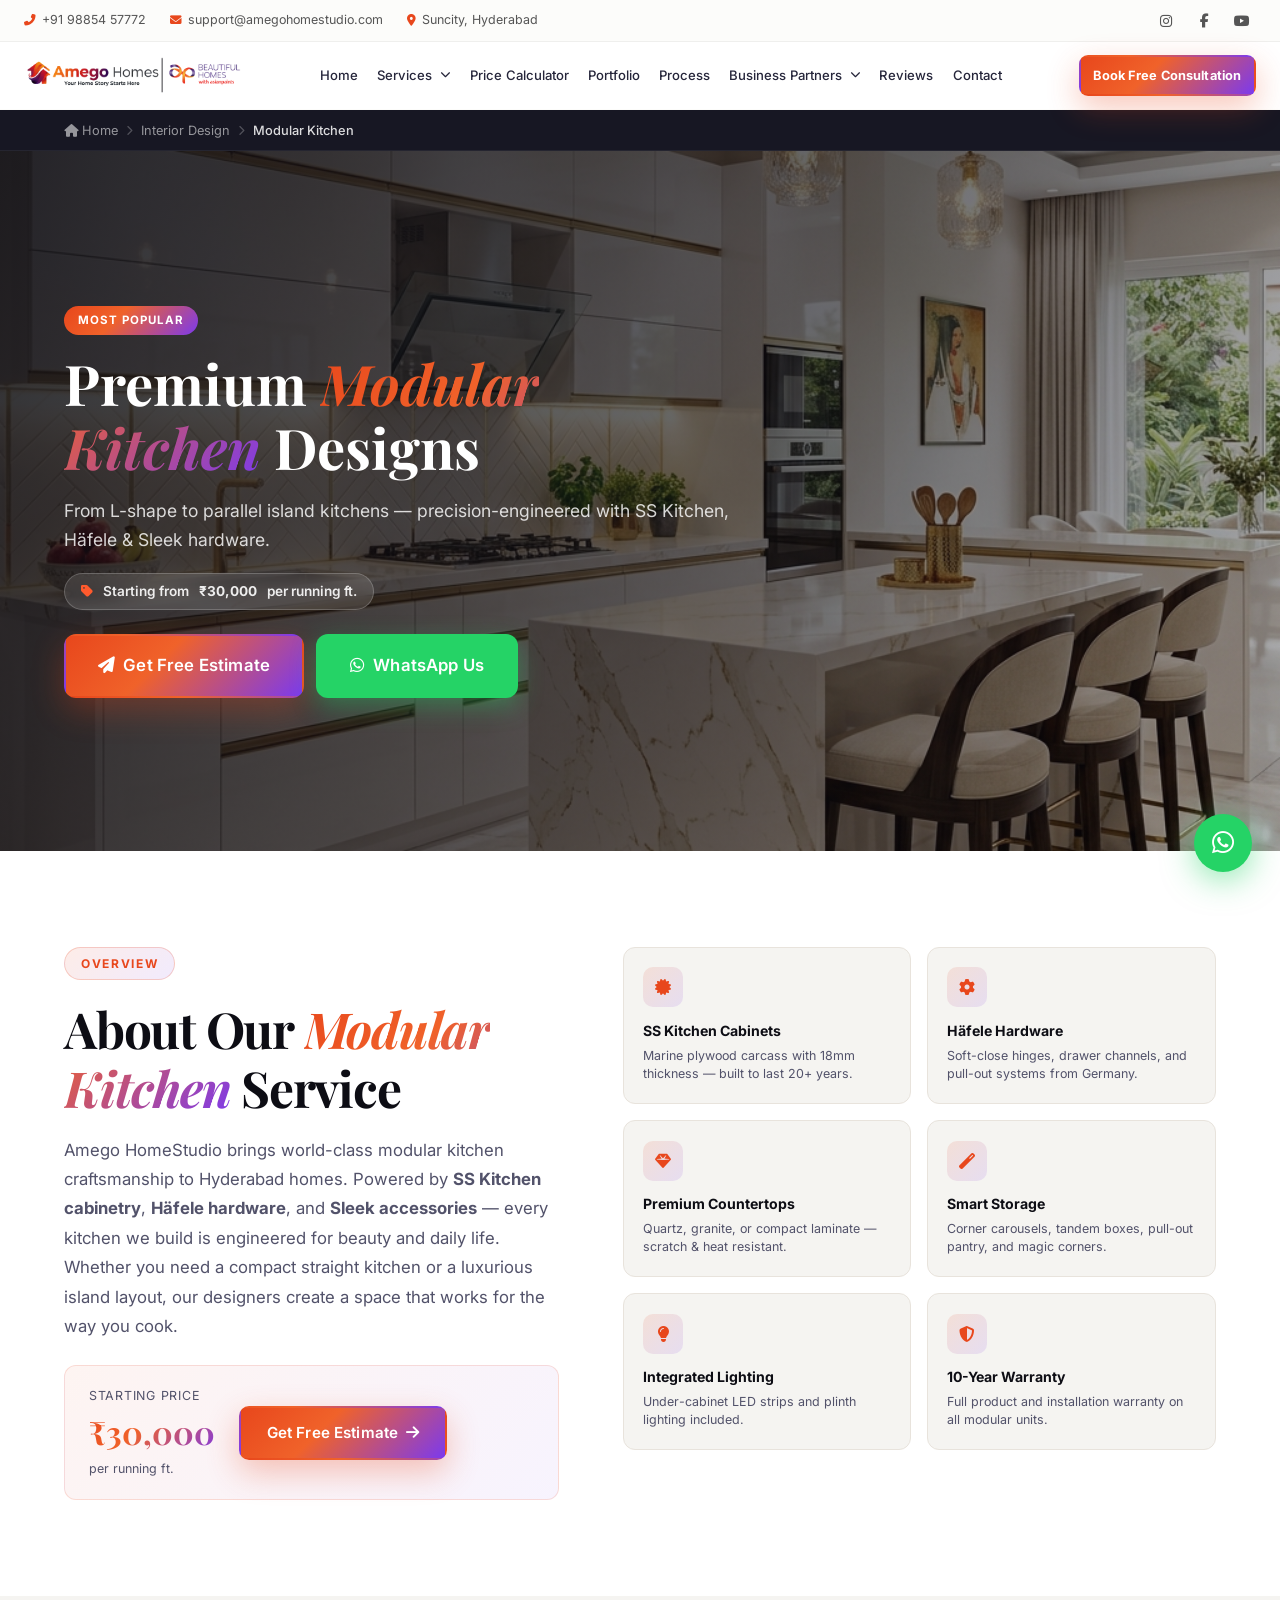
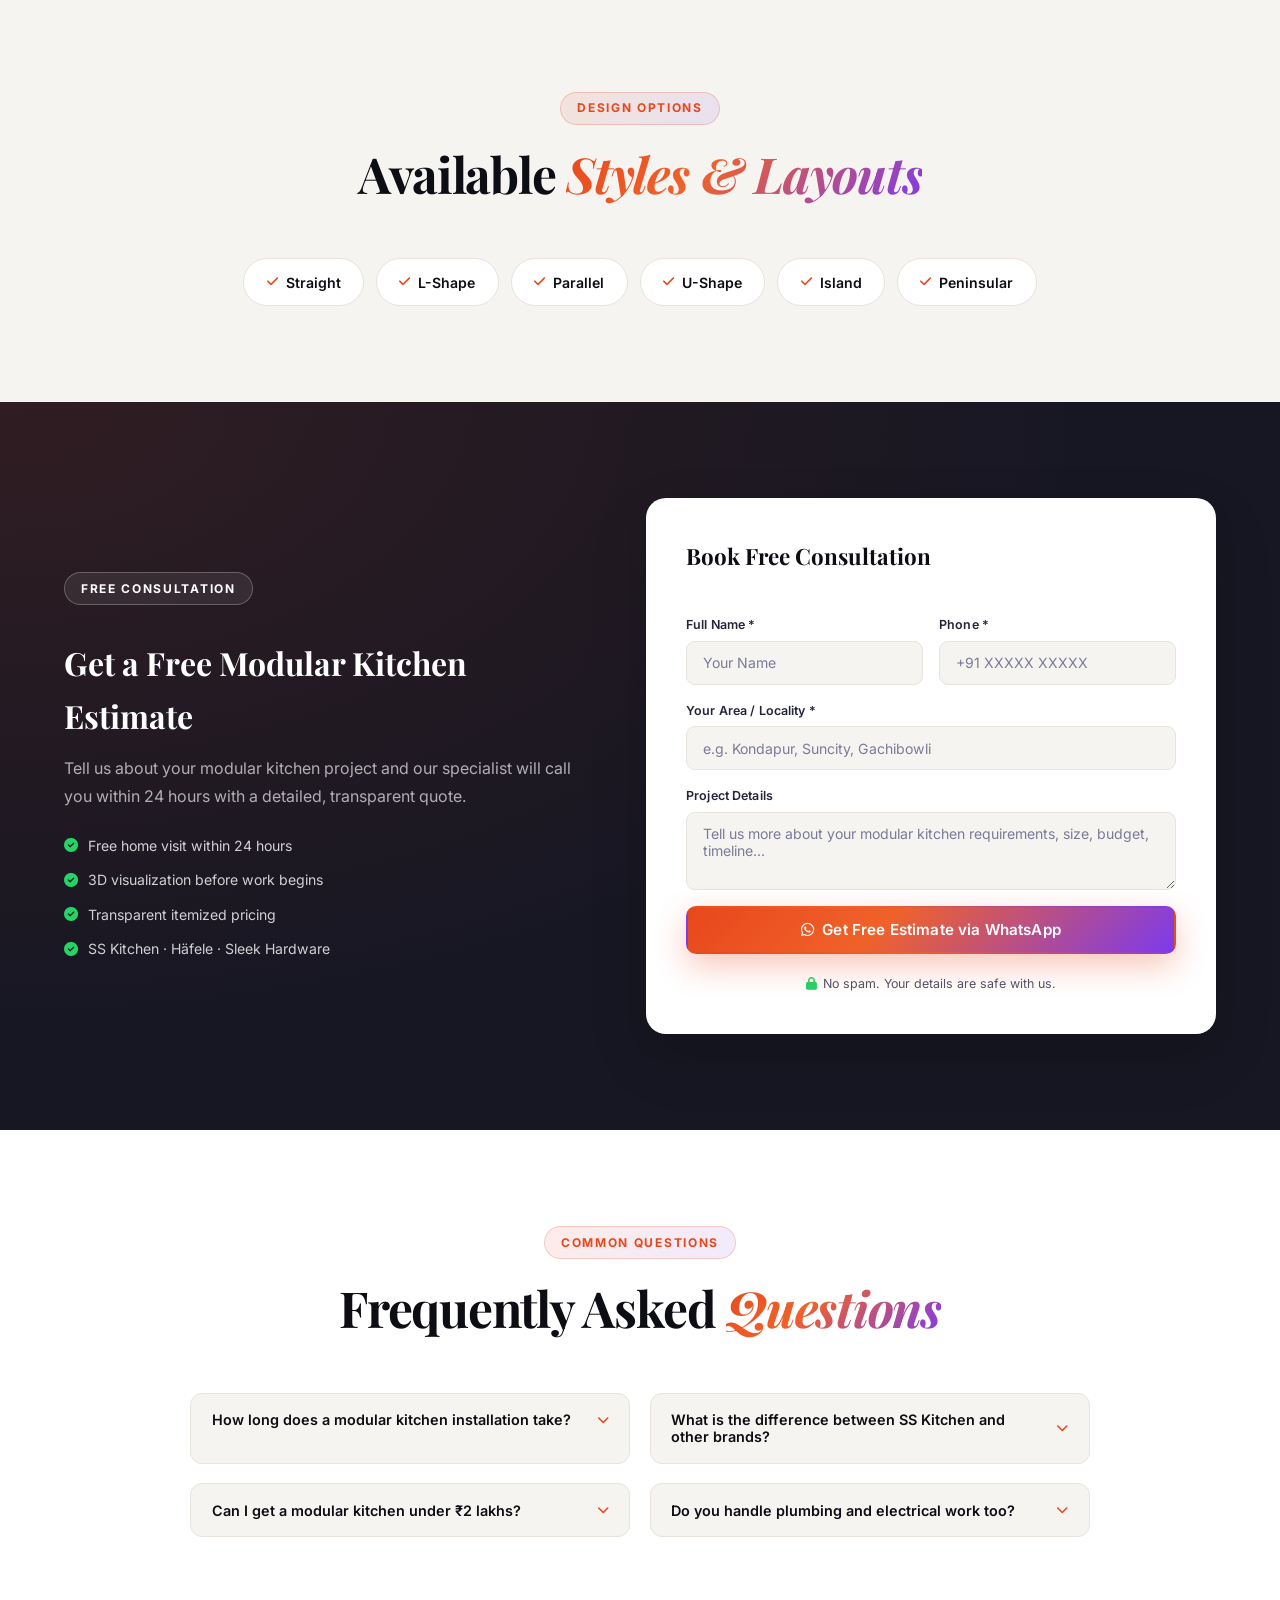
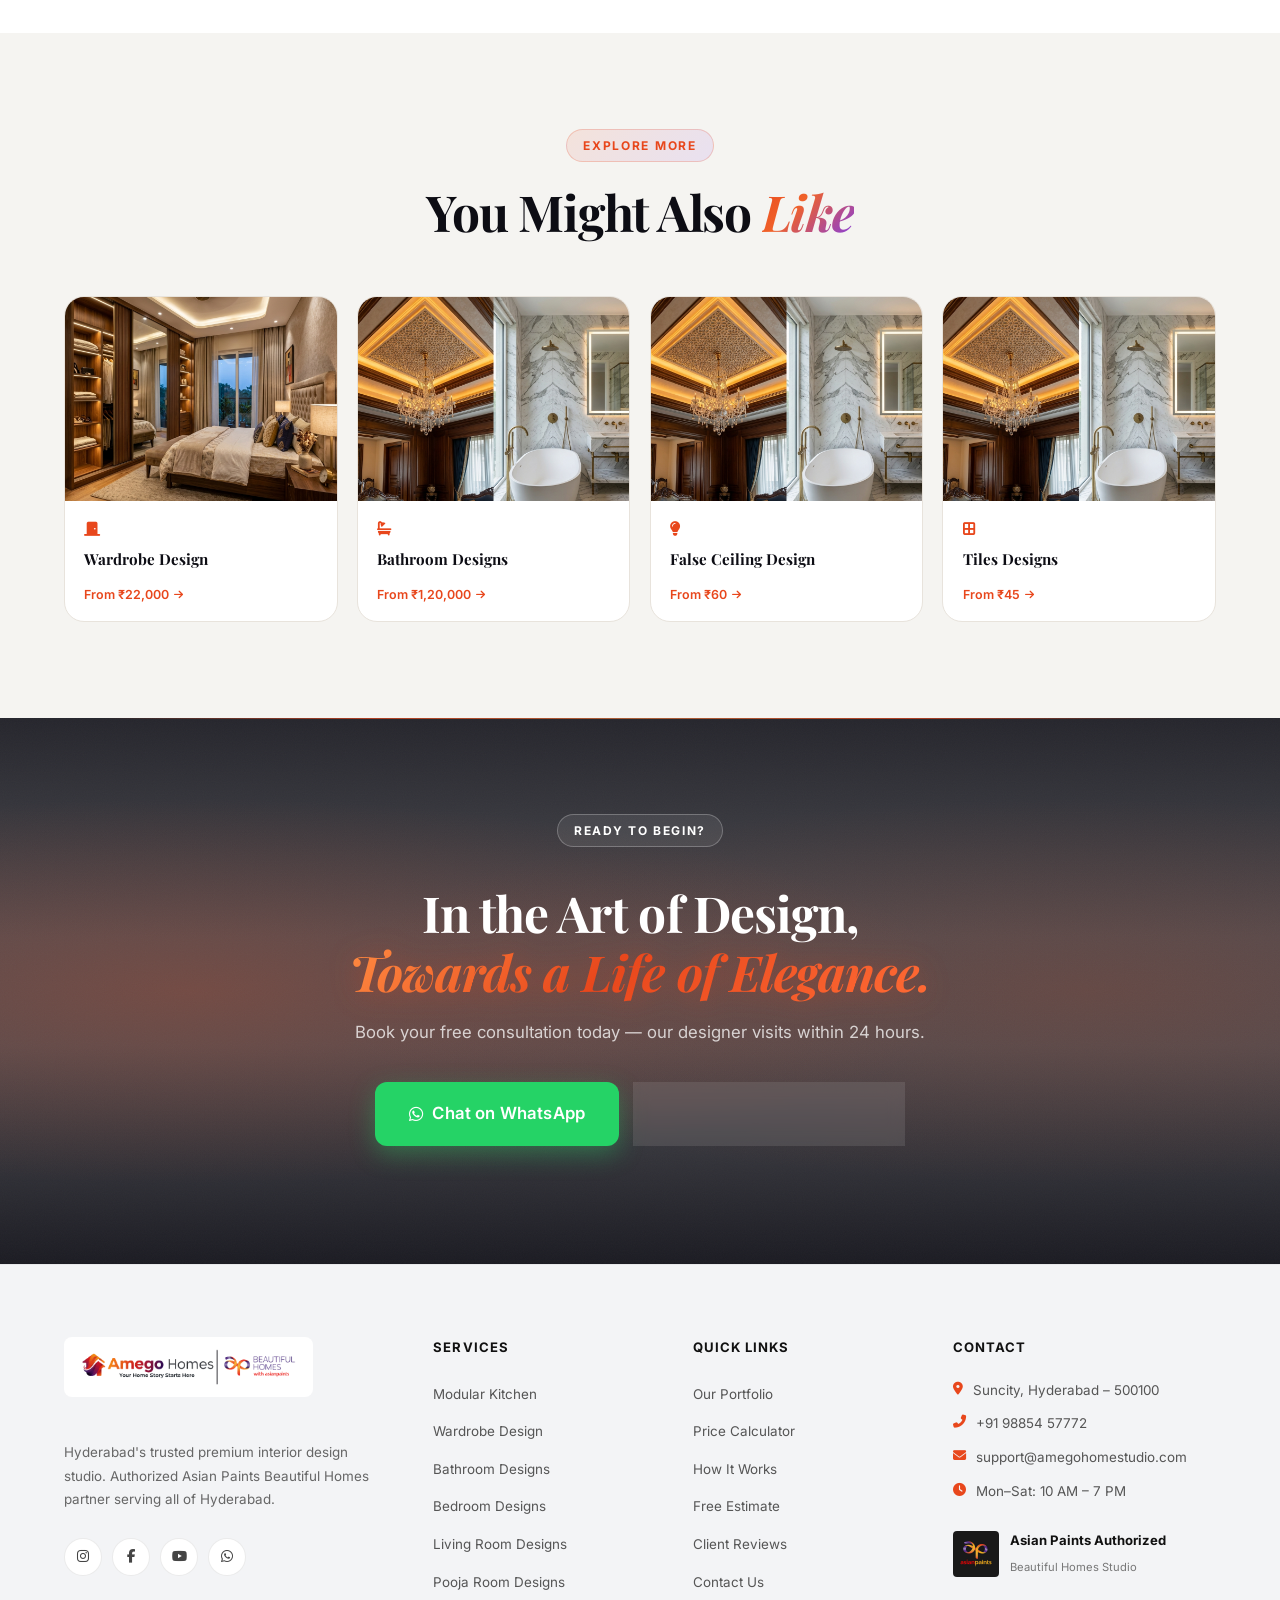
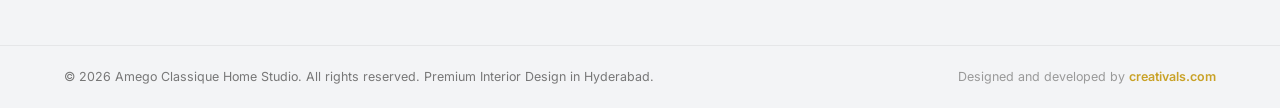
<file: category.html>
<!DOCTYPE html>
<html lang="en">
<head>
  <meta charset="UTF-8"/>
  <meta name="viewport" content="width=device-width, initial-scale=1.0"/>
  <!-- Dynamic meta tags filled by JS -->
  <title id="page-title">Interior Design | Amego Classique Home Studio Hyderabad</title>
  <meta name="description" id="page-meta-desc" content="Premium interior design services in Hyderabad by Amego Classique Home Studio."/>
  <meta property="og:type" content="website"/>
  <link rel="preconnect" href="https://fonts.googleapis.com"/>
  <link rel="preconnect" href="https://fonts.gstatic.com" crossorigin/>
  <link href="https://fonts.googleapis.com/css2?family=Playfair+Display:ital,wght@0,400;0,500;0,600;0,700;1,400;1,600&family=Inter:wght@300;400;500;600;700&display=swap" rel="stylesheet"/>
  <link rel="stylesheet" href="https://cdnjs.cloudflare.com/ajax/libs/font-awesome/6.5.0/css/all.min.css"/>
  <link rel="stylesheet" href="style.css"/>
  <link rel="stylesheet" href="category.css"/>
</head>
<body>

<!-- ═══ HEADER (same as index) ═══ -->
<header class="site-header" id="site-header">
  <div class="header-topbar">
    <div class="container">
      <div class="topbar-left">
        <a href="tel:+919885457772"><i class="fas fa-phone-alt"></i> +91 98854 57772</a>
        <a href="mailto:support@amegohomestudio.com"><i class="fas fa-envelope"></i> support@amegohomestudio.com</a>
        <span><i class="fas fa-map-marker-alt"></i> Suncity, Hyderabad</span>
      </div>
      <div class="topbar-right">
        <a href="https://www.instagram.com/amegohomestudio/" target="_blank" rel="noopener" aria-label="Instagram"><i class="fab fa-instagram"></i></a>
        <a href="https://www.facebook.com/profile.php?id=61585158387225" target="_blank" rel="noopener" aria-label="Facebook"><i class="fab fa-facebook-f"></i></a>
        <a href="https://www.youtube.com/@Amegohomestudio" target="_blank" rel="noopener" aria-label="YouTube"><i class="fab fa-youtube"></i></a>
      </div>
    </div>
  </div>
  <nav class="main-nav" id="main-nav">
    <div class="container nav-inner">
      <a href="index.html" class="site-logo" aria-label="Amego Classique Home Studio Home">
        <img src="Amego Homes Logo.png" alt="Amego Homes Logo" class="site-logo-img" />
      </a>
      <!-- Mega Menu Nav -->
            <ul class="nav-links" id="nav-links" role="list">
        <li><a href="index.html" class="nav-link">Home</a></li>
        <li class="has-mega-menu">
          <a href="services.html" class="nav-link mega-trigger" id="services-trigger">
            Services <i class="fas fa-chevron-down mega-arrow"></i>
          </a>
          <div class="mega-menu" id="mega-menu" role="menu">
            <div class="mega-menu-inner">
              <div class="mega-col" id="mega-col-1"></div>
              <div class="mega-col" id="mega-col-2"></div>
              <div class="mega-col" id="mega-col-3"></div>
              <div class="mega-promo">
                <img src="hero_interior.png" alt="Amego Classique Home Studio" loading="lazy"/>
                <div class="mega-promo-text">
                  <strong>Free Design Consultation</strong>
                  <p>Our expert visits your home within 24 hours.</p>
                  <a href="contact.html" class="btn btn-primary btn-sm">Book Free Visit</a>
                </div>
              </div>
            </div>
          </div>
        </li>
        <li><a href="calculator.html" class="nav-link">Price Calculator</a></li>
        <li><a href="portfolio.html" class="nav-link">Portfolio</a></li>
        <li><a href="process.html" class="nav-link">Process</a></li>
        <li class="has-mega-menu">
          <a href="partners.html" class="nav-link mega-trigger" id="partners-trigger">
            Business Partners <i class="fas fa-chevron-down mega-arrow"></i>
          </a>
          <div class="mega-menu" id="partners-mega-menu" role="menu">
            <div class="mega-partners-logos" style="padding: 1.5rem; display: grid; grid-template-columns: repeat(3, 1fr); gap: 1rem;">
                <a href="category.html?page=sleek-kitchens" class="mp-logo" title="Sleek Kitchens"><img src="logos folder/sleek logo (1).png" alt="Sleek"><span class="mp-name">Sleek Kitchens</span></a>
                <a href="category.html?page=bathsense" class="mp-logo" title="Bathsense"><img src="logos folder/bathsense.png" alt="Bathsense"><span class="mp-name">Bathsense</span></a>
                <a href="category.html?page=the-white-teak-company" class="mp-logo" title="The White Teak Company"><img src="logos folder/the ehite t6eak company.png" alt="White Teak"><span class="mp-name">White Teak</span></a>
                <a href="category.html?page=nilaya" class="mp-logo" title="Nilaya"><img src="logos folder/nilaya.png" alt="Nilaya"><span class="mp-name">Nilaya</span></a>
                <a href="category.html?page=ador" class="mp-logo" title="Ador"><img src="logos folder/ador.png" alt="Ador"><span class="mp-name">Ador</span></a>
                <a href="category.html?page=hafele" class="mp-logo" title="Häfele"><img src="logos folder/hafele.png" alt="Häfele"><span class="mp-name">Häfele</span></a>
                <a href="category.html?page=weatherseal" class="mp-logo" title="Weatherseal"><img src="logos folder/weather seal.png" alt="Weatherseal"><span class="mp-name">Weatherseal</span></a>
                <a href="category.html?page=pure-royale" class="mp-logo" title="Pure Royale"><img src="logos folder/pure.png" alt="Pure Royale"><span class="mp-name">Pure Royale</span></a>
                <a href="category.html?page=action-tesa" class="mp-logo" title="Action Tesa"><img src="logos folder/action tesa.png" alt="Action Tesa"><span class="mp-name">Action Tesa</span></a>
            </div>
          </div>
        </li>
        <li><a href="reviews.html" class="nav-link">Reviews</a></li>
        <li><a href="contact.html" class="nav-link">Contact</a></li>
      </ul>
      <div class="nav-actions">
        <a href="index.html#estimate" class="btn btn-primary nav-cta">Book Free Consultation</a>
        <button class="hamburger" id="hamburger" aria-label="Toggle menu" aria-expanded="false">
          <span></span><span></span><span></span>
        </button>
      </div>
    </div>
  </nav>
</header>

<!-- ═══ BREADCRUMB ═══ -->
<div class="breadcrumb-bar" id="breadcrumb-bar">
  <div class="container">
    <nav class="breadcrumb" aria-label="Breadcrumb">
      <a href="index.html"><i class="fas fa-home"></i> Home</a>
      <span class="bc-sep"><i class="fas fa-chevron-right"></i></span>
      <a href="index.html#services">Interior Design</a>
      <span class="bc-sep"><i class="fas fa-chevron-right"></i></span>
      <span class="bc-current" id="bc-current">Loading...</span>
    </nav>
  </div>
</div>

<!-- ═══ CATEGORY HERO ═══ -->
<section class="cat-hero" id="cat-hero">
  <div class="cat-hero-bg">
    <img id="cat-hero-img" src="hero_interior.png" alt="Interior Design" loading="eager"/>
    <div class="cat-hero-overlay"></div>
  </div>
  <div class="container cat-hero-inner">
    <div class="cat-hero-content" data-aos="fade-up">
      <div class="cat-tag-badge" id="cat-tag"></div>
      <h1 class="cat-hero-title" id="cat-hero-title">Loading...</h1>
      <p class="cat-hero-sub" id="cat-hero-sub">Please wait...</p>
      <div class="cat-hero-price" id="cat-hero-price"></div>
      <div class="cat-hero-ctas">
        <a href="index.html#estimate" class="btn btn-primary btn-lg">
          <i class="fas fa-paper-plane"></i> Get Free Estimate
        </a>
        <a href="#" class="btn btn-whatsapp btn-lg" id="cat-wa-cta">
          <i class="fab fa-whatsapp"></i> WhatsApp Us
        </a>
      </div>
    </div>
  </div>
</section>

<!-- ═══ OVERVIEW ═══ -->
<section class="section cat-overview">
  <div class="container">
    <div class="cat-overview-grid">
      <div class="cat-overview-left" data-aos="fade-right">
        <span class="section-tag">Overview</span>
        <h2 class="section-title" id="cat-overview-title">About This Service</h2>
        <div class="cat-overview-desc" id="cat-overview-desc"></div>
        <div class="cat-price-box" id="cat-price-box"></div>
      </div>
      <div class="cat-overview-right" data-aos="fade-left">
        <div class="cat-features-grid" id="cat-features-grid"></div>
      </div>
    </div>
  </div>
</section>

<!-- ═══ STYLES / LAYOUTS ═══ -->
<section class="section cat-layouts-section" id="cat-layouts">
  <div class="container">
    <div class="section-head" data-aos="fade-up">
      <span class="section-tag">Design Options</span>
      <h2 class="section-title">Available <em>Styles & Layouts</em></h2>
    </div>
    <div class="cat-layouts-grid" id="cat-layouts-grid" data-aos="fade-up"></div>
  </div>
</section>

<!-- ═══ LEAD FORM ═══ -->
<section class="section cat-form-section" id="cat-form">
  <div class="container">
    <div class="cat-form-grid">
      <div class="cat-form-left" data-aos="fade-right">
        <span class="section-tag section-tag--light">Free Consultation</span>
        <h2 class="cat-form-title" id="cat-form-title">Get a Free Estimate</h2>
        <p id="cat-form-sub">Tell us about your project and get a detailed, transparent quote within 24 hours.</p>
        <div class="cat-form-points">
          <div class="cat-fp"><i class="fas fa-check-circle"></i> Free home visit within 24 hours</div>
          <div class="cat-fp"><i class="fas fa-check-circle"></i> 3D visualization before work begins</div>
          <div class="cat-fp"><i class="fas fa-check-circle"></i> Transparent itemized pricing</div>
          <div class="cat-fp"><i class="fas fa-check-circle"></i> SS Kitchen · Häfele · Sleek Hardware</div>
        </div>
      </div>
      <div class="cat-form-right" data-aos="fade-left">
        <form class="cat-form" id="cat-lead-form" novalidate>
          <h3>Book Free Consultation</h3>
          <div class="form-row-2">
            <div class="form-field">
              <label for="clf-name">Full Name *</label>
              <input type="text" id="clf-name" name="name" placeholder="Your Name" required/>
            </div>
            <div class="form-field">
              <label for="clf-phone">Phone *</label>
              <input type="tel" id="clf-phone" name="phone" placeholder="+91 XXXXX XXXXX" required pattern="[6-9][0-9]{9}"/>
            </div>
          </div>
          <div class="form-field">
            <label for="clf-city">Your Area / Locality *</label>
            <input type="text" id="clf-city" name="city" placeholder="e.g. Kondapur, Suncity, Gachibowli" required/>
          </div>
          <div class="form-field">
            <label for="clf-msg">Project Details</label>
            <textarea id="clf-msg" name="message" rows="3" id="cat-form-textarea" placeholder="Loading..."></textarea>
          </div>
          <button type="submit" class="btn btn-primary btn-full" id="clf-btn">
            <i class="fab fa-whatsapp"></i> Get Free Estimate via WhatsApp
          </button>
          <div class="form-success" id="cat-form-success" style="display:none">
            <i class="fas fa-check-circle"></i>
            <strong>Thank you!</strong> Our expert will call you within 24 hours.
            <a href="https://wa.me/919885457772" target="_blank">Or chat on WhatsApp →</a>
          </div>
          <p class="form-note"><i class="fas fa-lock"></i> No spam. Your details are safe with us.</p>
        </form>
      </div>
    </div>
  </div>
</section>

<!-- ═══ FAQ ═══ -->
<section class="section cat-faq-section">
  <div class="container">
    <div class="section-head" data-aos="fade-up">
      <span class="section-tag">Common Questions</span>
      <h2 class="section-title">Frequently Asked <em>Questions</em></h2>
    </div>
    <div class="cat-faq-grid" id="cat-faq-grid" data-aos="fade-up"></div>
  </div>
</section>

<!-- ═══ RELATED PAGES ═══ -->
<section class="section cat-related-section">
  <div class="container">
    <div class="section-head" data-aos="fade-up">
      <span class="section-tag">Explore More</span>
      <h2 class="section-title">You Might Also <em>Like</em></h2>
    </div>
    <div class="cat-related-grid" id="cat-related-grid" data-aos="fade-up"></div>
  </div>
</section>

<!-- ═══ CTA BANNER ═══ -->
<section class="cta-banner">
  <div class="cta-banner-overlay" aria-hidden="true"></div>
  <div class="container">
    <div class="cta-inner" data-aos="fade-up">
      <span class="section-tag section-tag--light">Ready to Begin?</span>
      <h2 class="cta-title">In the Art of Design,<br/><em>Towards a Life of Elegance.</em></h2>
      <p class="cta-sub">Book your free consultation today — our designer visits within 24 hours.</p>
      <div class="cta-btns">
        <a href="https://wa.me/919885457772?text=Hi!%20I%20want%20to%20book%20a%20free%20home%20visit%20consultation." target="_blank" class="btn btn-whatsapp btn-lg">
          <i class="fab fa-whatsapp"></i> Chat on WhatsApp
        </a>
        <a href="tel:+919885457772" class="btn btn-outline-light btn-lg">
          <i class="fas fa-phone-alt"></i> Call +91 98854 57772
        </a>
      </div>
    </div>
  </div>
</section>

<!-- ═══ FOOTER ═══ -->
<footer class="site-footer">
  <div class="footer-main">
    <div class="container">
      <div class="footer-grid">
        <div class="footer-brand">
          <div class="footer-logo-wrap" style="background:#fff; padding:10px 15px; border-radius:8px; display:inline-block; margin-bottom:1rem;">
            <img src="Amego Homes Logo.png" alt="Amego Homes Logo" style="height: 40px; width: auto;" />
          </div>
          <p>Hyderabad's trusted premium interior design studio. Authorized Asian Paints Beautiful Homes partner serving all of Hyderabad.</p>
          <div class="footer-social">
            <a href="https://www.instagram.com/amegohomestudio/" target="_blank" rel="noopener" aria-label="Instagram"><i class="fab fa-instagram"></i></a>
            <a href="https://www.facebook.com/profile.php?id=61585158387225" target="_blank" rel="noopener" aria-label="Facebook"><i class="fab fa-facebook-f"></i></a>
            <a href="https://www.youtube.com/@Amegohomestudio" target="_blank" rel="noopener" aria-label="YouTube"><i class="fab fa-youtube"></i></a>
            <a href="https://wa.me/919885457772" target="_blank" rel="noopener" aria-label="WhatsApp"><i class="fab fa-whatsapp"></i></a>
          </div>
        </div>
        <div class="footer-col" id="footer-services-col">
          <h5>Services</h5>
          <ul id="footer-services-list"></ul>
        </div>
        <div class="footer-col">
          <h5>Quick Links</h5>
          <ul>
            <li><a href="index.html#portfolio">Our Portfolio</a></li>
            <li><a href="index.html#calculator">Price Calculator</a></li>
            <li><a href="index.html#process">How It Works</a></li>
            <li><a href="index.html#estimate">Free Estimate</a></li>
            <li><a href="index.html#testimonials">Client Reviews</a></li>
            <li><a href="index.html#contact">Contact Us</a></li>
          </ul>
        </div>
        <div class="footer-col footer-contact-col">
          <h5>Contact</h5>
          <p><i class="fas fa-map-marker-alt"></i> Suncity, Hyderabad – 500100</p>
          <p><i class="fas fa-phone-alt"></i> <a href="tel:+919885457772">+91 98854 57772</a></p>
          <p><i class="fas fa-envelope"></i> <a href="mailto:support@amegohomestudio.com">support@amegohomestudio.com</a></p>
          <p><i class="fas fa-clock"></i> Mon–Sat: 10 AM – 7 PM</p>
          <div class="ap-footer-badge">
            <img src="ap_badge.jpg" alt="Asian Paints" class="ap-badge-img">
            <div><strong>Asian Paints Authorized</strong><span>Beautiful Homes Studio</span></div>
          </div>
        </div>
      </div>
    </div>
  </div>
  <div class="footer-bottom">
    <div class="container">
      <p>© 2026 Amego Classique Home Studio. All rights reserved. Premium Interior Design in Hyderabad.</p>
      <p>Designed and developed by <a href="https://creativals.com" target="_blank" style="color: var(--gold); text-decoration: none; font-weight: 600;">creativals.com</a></p>
    </div>
  </div>
</footer>

<!-- Floating WhatsApp -->
<a href="https://wa.me/919885457772" target="_blank" class="wa-float" id="wa-float" aria-label="WhatsApp Us">
  <i class="fab fa-whatsapp"></i>
  <span class="wa-tooltip">Chat with us!</span>
</a>

<!-- Back to Top -->
<button class="back-top" id="back-top" aria-label="Back to top">
  <i class="fas fa-arrow-up"></i>
</button>

<script src="categories-data.js"></script>
<script src="category-page.js"></script>
</body>
</html>
</file>
<file: style.css>
/* ═══════════════════════════════════════════════════════
   AMEGO HOMESTUDIO — PREMIUM CSS DESIGN SYSTEM
   Version 2.0 | Full Design Refinement Pass
═══════════════════════════════════════════════════════ */

/* ─── TOKENS ─────────────────────────────────────────── */
:root {
  /* Brand colors */
  --orange:       #E8471C;
  --orange-light: #FF5A2D;
  --orange-dark:  #C73A14;
  --purple:       #7C3AED;
  --purple-light: #9B59EF;
  --purple-dark:  #5B21B6;
  --gold:         #C9A227;
  --gold-light:   #E8BB3A;
  --whatsapp:     #25D366;
  --whatsapp-dk:  #128C7E;

  /* Neutrals */
  --dark:         #0D0D14;
  --dark-2:       #171723;
  --dark-3:       #25253A;
  --mid:          #52526A;
  --mid-light:    #7B7B99;
  --light:        #FCFCFA;
  --light-2:      #F5F4F1;
  --border:       #E8E3DC;
  --border-dark:  rgba(255,255,255,0.08);

  /* Glassmorphism */
  --glass-bg:     rgba(252, 252, 250, 0.92);
  --glass-border: rgba(255, 255, 255, 0.5);
  --glass-dark:   rgba(13, 13, 20, 0.7);

  /* Gradients */
  --grad-brand:   linear-gradient(135deg, var(--orange) 0%, #F0622A 40%, var(--purple) 100%);
  --grad-brand-h: linear-gradient(135deg, var(--orange-dark) 0%, var(--orange) 40%, var(--purple-dark) 100%);
  --grad-dark:    linear-gradient(135deg, #171723 0%, #25253A 100%);
  --grad-hero:    linear-gradient(to right, rgba(13,13,20,0.94) 0%, rgba(13,13,20,0.68) 55%, rgba(13,13,20,0.18) 100%);
  --grad-gold:    linear-gradient(135deg, #C9A227, #E8BB3A);

  /* Typography */
  --font-head:    'Playfair Display', Georgia, serif;
  --font-body:    'Inter', -apple-system, sans-serif;

  /* Spacing */
  --section-py:   6rem;
  --container:    1200px;
  --card-radius:  20px;
  --btn-radius:   10px;

  /* Premium Shadows */
  --shadow-sm:    0 2px 8px rgba(0,0,0,0.05), 0 1px 3px rgba(0,0,0,0.03);
  --shadow-md:    0 12px 32px rgba(0,0,0,0.08), 0 4px 12px rgba(0,0,0,0.05);
  --shadow-lg:    0 24px 64px rgba(0,0,0,0.10), 0 12px 24px rgba(0,0,0,0.06);
  --shadow-hover: 0 32px 80px rgba(0,0,0,0.14), 0 16px 32px rgba(0,0,0,0.08);
  --shadow-brand: 0 12px 32px rgba(232,71,28,0.30);
  --shadow-card:  0 4px 20px rgba(0,0,0,0.06), 0 1px 4px rgba(0,0,0,0.04);

  /* Transitions */
  --ease:         cubic-bezier(0.25, 1, 0.5, 1);
  --ease-out:     cubic-bezier(0.0, 0, 0.2, 1);
  --dur:          0.35s;
  --dur-slow:     0.6s;
}

/* ─── RESET & BASE ───────────────────────────────────── */
*, *::before, *::after { box-sizing: border-box; margin: 0; padding: 0; }
html { scroll-behavior: smooth; scroll-padding-top: 80px; font-size: 16px; }
body {
  font-family: var(--font-body);
  background: var(--light);
  color: var(--dark);
  line-height: 1.65;
  overflow-x: hidden;
  -webkit-font-smoothing: antialiased;
  -moz-osx-font-smoothing: grayscale;
}
img { max-width: 100%; height: auto; display: block; }
a { text-decoration: none; color: inherit; }
ul { list-style: none; }
button { cursor: pointer; font-family: inherit; border: none; background: none; }
input, select, textarea { font-family: inherit; font-size: 1rem; }
:focus-visible { outline: 2px solid var(--orange); outline-offset: 3px; border-radius: 4px; }

/* ─── CONTAINER ──────────────────────────────────────── */
.container {
  width: 100%;
  max-width: var(--container);
  margin: 0 auto;
  padding: 0 1.5rem;
}

/* ─── BUTTONS ────────────────────────────────────────── */
.btn {
  display: inline-flex;
  align-items: center;
  gap: 8px;
  padding: 0.78rem 1.6rem;
  border-radius: var(--btn-radius);
  font-weight: 600;
  font-size: 0.95rem;
  letter-spacing: 0.01em;
  transition: all var(--dur) var(--ease);
  white-space: nowrap;
  border: 2px solid transparent;
  position: relative;
  overflow: hidden;
}
.btn::before {
  content: '';
  position: absolute;
  inset: 0;
  background: linear-gradient(rgba(255,255,255,0.18), rgba(255,255,255,0));
  opacity: 0;
  transition: opacity var(--dur) var(--ease);
}
.btn:hover::before { opacity: 1; }

.btn-primary {
  background: var(--grad-brand);
  color: #fff;
  box-shadow: var(--shadow-brand);
}
.btn-primary:hover {
  transform: translateY(-2px);
  box-shadow: 0 16px 40px rgba(232,71,28,0.38);
  background: var(--grad-brand-h);
}

.btn-outline {
  background: transparent;
  border-color: var(--orange);
  color: var(--orange);
}
.btn-outline:hover {
  background: var(--orange);
  color: #fff;
  transform: translateY(-2px);
  box-shadow: 0 8px 24px rgba(232,71,28,0.25);
}

.btn-outline-light {
  background: rgba(255,255,255,0.10);
  border-color: rgba(255,255,255,0.5);
  color: #fff;
  backdrop-filter: blur(8px);
}
.btn-outline-light:hover {
  background: rgba(255,255,255,0.20);
  border-color: #fff;
  transform: translateY(-2px);
}

.btn-whatsapp {
  background: var(--whatsapp);
  color: #fff;
  box-shadow: 0 8px 24px rgba(37,211,102,0.35);
}
.btn-whatsapp:hover {
  background: var(--whatsapp-dk);
  transform: translateY(-2px);
  box-shadow: 0 12px 30px rgba(37,211,102,0.45);
}

.btn-white { background: #fff; color: var(--orange); box-shadow: var(--shadow-sm); }
.btn-white:hover { background: var(--light-2); transform: translateY(-1px); }

.btn-lg { padding: 1rem 2rem; font-size: 1.05rem; border-radius: 12px; }
.btn-sm { padding: 0.45rem 1rem; font-size: 0.82rem; }
.btn-full { width: 100%; justify-content: center; }

/* ─── SECTION BASE ───────────────────────────────────── */
.section { padding: var(--section-py) 0; }

.section-head {
  text-align: center;
  max-width: 680px;
  margin: 0 auto 3.5rem;
}

.section-tag {
  display: inline-flex;
  align-items: center;
  gap: 6px;
  background: linear-gradient(135deg, rgba(232,71,28,0.10), rgba(124,58,237,0.10));
  color: var(--orange);
  border: 1px solid rgba(232,71,28,0.22);
  border-radius: 999px;
  padding: 0.35rem 1rem;
  font-size: 0.75rem;
  font-weight: 700;
  letter-spacing: 0.14em;
  text-transform: uppercase;
  margin-bottom: 1.2rem;
}
.section-tag--light {
  color: #ffffff;
  border-color: rgba(255,255,255,0.25);
  background: rgba(255,255,255,0.08);
}

.section-title {
  font-family: var(--font-head);
  font-size: clamp(2.1rem, 4vw, 3.1rem);
  font-weight: 700;
  line-height: 1.18;
  letter-spacing: -0.025em;
  color: var(--dark);
  margin-bottom: 1.2rem;
}
.section-title em {
  font-style: italic;
  background: var(--grad-brand);
  -webkit-background-clip: text;
  -webkit-text-fill-color: transparent;
  background-clip: text;
}

.section-sub {
  color: var(--mid);
  font-size: 1.05rem;
  line-height: 1.75;
  max-width: 560px;
  margin: 0 auto;
}

/* ─── ANIMATION ──────────────────────────────────────── */
[data-aos] {
  opacity: 0;
  transform: translateY(28px);
  transition: opacity 0.7s var(--ease), transform 0.7s var(--ease);
}
[data-aos].aos-visible { opacity: 1; transform: none; }
[data-aos-delay="60"]  { transition-delay: 0.06s; }
[data-aos-delay="80"]  { transition-delay: 0.08s; }
[data-aos-delay="100"] { transition-delay: 0.10s; }
[data-aos-delay="120"] { transition-delay: 0.12s; }
[data-aos-delay="160"] { transition-delay: 0.16s; }
[data-aos-delay="200"] { transition-delay: 0.20s; }
[data-aos-delay="240"] { transition-delay: 0.24s; }
[data-aos-delay="300"] { transition-delay: 0.30s; }
[data-aos-delay="400"] { transition-delay: 0.40s; }

[data-aos="fade-right"] { transform: translateX(-28px); }
[data-aos="fade-left"]  { transform: translateX(28px);  }
[data-aos="scale-up"]   { transform: scale(0.93); }
[data-aos="fade-right"].aos-visible,
[data-aos="fade-left"].aos-visible,
[data-aos="scale-up"].aos-visible  { transform: none; }


/* ═══════════════════════════════════════════════════════
   HEADER
═══════════════════════════════════════════════════════ */
.site-header {
  position: fixed;
  top: 0; left: 0; right: 0;
  z-index: 1000;
  transition: transform var(--dur) var(--ease), box-shadow var(--dur) var(--ease);
}
.site-header .container {
  max-width: 1440px;
}
.main-nav {
  background: #ffffff;
  backdrop-filter: blur(20px);
  -webkit-backdrop-filter: blur(20px);
  border-bottom: 1px solid transparent;
  transition: padding var(--dur) var(--ease),
              box-shadow var(--dur) var(--ease),
              border-color var(--dur) var(--ease);
}
.site-header.scrolled .main-nav {
  box-shadow: 0 4px 28px rgba(0,0,0,0.10);
  border-bottom-color: rgba(232,71,28,0.12);
}
.site-header.hidden { transform: translateY(-100%); }

.header-topbar {
  background: #fcfcfa;
  padding: 0.42rem 0;
  font-size: 0.78rem;
  color: #555;
  border-bottom: 1px solid rgba(0,0,0,0.05);
}
.header-topbar .container { display: flex; justify-content: space-between; align-items: center; gap: 1rem; }
.topbar-left { display: flex; gap: 1.5rem; flex-wrap: wrap; }
.topbar-left a, .topbar-left span {
  color: #555;
  display: flex;
  align-items: center;
  gap: 6px;
  transition: color var(--dur);
}
.topbar-left a:hover { color: var(--orange-light); }
.topbar-left i { color: var(--orange); font-size: 0.72rem; }
.topbar-right { display: flex; gap: 10px; }
.topbar-right a {
  color: #555;
  font-size: 0.88rem;
  width: 28px; height: 28px;
  display: flex; align-items: center; justify-content: center;
  border-radius: 50%;
  transition: all var(--dur);
}
.topbar-right a:hover { color: #fff; background: rgba(232,71,28,0.25); }

.nav-inner {
  display: flex;
  align-items: center;
  justify-content: space-between;
  gap: 1rem;
  padding-top: 0.55rem;
  padding-bottom: 0.55rem;
  min-height: 66px;
}

.site-logo { display: flex; align-items: center; flex-shrink: 0; }
.site-logo-img {
  height: 46px;
  width: auto;
  display: block;
  object-fit: contain;
  transition: transform var(--dur) var(--ease);
}
.site-logo:hover .site-logo-img { transform: scale(1.04); }

.nav-links {
  display: flex;
  align-items: center;
  gap: 0;
  flex-grow: 1;
  justify-content: center;
}
.nav-links li {
  display: flex;
  align-items: center;
}
.nav-link {
  display: inline-flex;
  align-items: center;
  gap: 4px;
  padding: 0.5rem 0.85rem;
  font-size: 0.88rem;
  font-weight: 500;
  color: var(--dark-3);
  border-radius: 7px;
  transition: all var(--dur);
  position: relative;
  white-space: nowrap;
}
.nav-link::after {
  content: '';
  position: absolute;
  bottom: 2px; left: 50%; right: 50%;
  height: 2px;
  background: var(--grad-brand);
  transition: all var(--dur) var(--ease);
  border-radius: 2px;
}
.nav-link:hover { color: var(--orange); background: rgba(232,71,28,0.05); }
.nav-link:hover::after, .nav-link.active::after { left: 10%; right: 10%; }
.nav-link.active { color: var(--orange); font-weight: 600; }

.nav-actions { display: flex; align-items: center; gap: 10px; flex-shrink: 0; }
.nav-cta {
  font-size: 0.85rem;
  padding: 0.6rem 1.25rem;
  border-radius: 9px;
  font-weight: 700;
  letter-spacing: 0.01em;
}

/* Responsive Nav Shrink for small laptops before mobile menu */
@media (max-width: 1360px) {
  .nav-inner { gap: 0.5rem; }
  .nav-link { padding: 0.5rem 0.6rem; font-size: 0.82rem; }
  .nav-cta { padding: 0.5rem 0.8rem; font-size: 0.8rem; }
  .site-logo-img { height: 40px; }
}

@media (max-width: 1060px) {
  .nav-inner { padding: 0 1rem; }
  .nav-link { padding: 0.4rem 0.4rem; font-size: 0.78rem; }
  .nav-cta { padding: 0.5rem 0.6rem; font-size: 0.78rem; }
  .site-logo-img { height: 36px; }
}

/* Hamburger */
.hamburger {
  display: none;
  flex-direction: column;
  gap: 5px;
  width: 32px;
  padding: 4px;
}
.hamburger span {
  display: block;
  height: 2px;
  background: var(--dark);
  border-radius: 2px;
  transition: all var(--dur);
  transform-origin: center;
}
.hamburger.open span:nth-child(1) { transform: translateY(7px) rotate(45deg); }
.hamburger.open span:nth-child(2) { opacity: 0; transform: scaleX(0); }
.hamburger.open span:nth-child(3) { transform: translateY(-7px) rotate(-45deg); }


/* ═══════════════════════════════════════════════════════
   HERO — CINEMATIC LUXURY REDESIGN
═══════════════════════════════════════════════════════ */
.hero {
  position: relative;
  min-height: 100svh;
  display: flex;
  align-items: center;
  padding-top: 110px;
  overflow: hidden;
}

/* ── Cinematic Background ─────────────────────────── */
.hero-bg {
  position: absolute; inset: 0; z-index: 0;
  overflow: hidden;
  will-change: transform;
}
.hero-bg-video {
  position: absolute;
  top: 0;
  left: 0;
  width: 100%;
  height: 100%;
  object-fit: cover;
  object-position: center;
  pointer-events: none;
  opacity: 0;
  transition: opacity 1.2s ease-in-out;
}
.hero-bg-video.active {
  opacity: 1;
}
/* Hide the old static image if it somehow appears */
.hero-bg-img {
  display: none;
}


/* Subtle dark overlay — masks low-res video artifacts, improves text readability */
.hero-cinematic-overlay {
  position: absolute;
  inset: 0;
  z-index: 1;
  background: linear-gradient(
    180deg,
    rgba(0, 0, 0, 0.30) 0%,
    rgba(0, 0, 0, 0.18) 40%,
    rgba(0, 0, 0, 0.18) 60%,
    rgba(0, 0, 0, 0.35) 100%
  );
  pointer-events: none;
}

/* Vignette edges */
.hero-vignette {
  display: none;
}

/* ── Floating Ambient Light Orbs ─────────────────── */
.hero-orb {
  display: none;
}
.hero-orb--1 {
  width: 480px; height: 480px;
  background: radial-gradient(circle, rgba(220,190,100,0.15) 0%, transparent 70%);
  top: -10%; left: -5%;
  animation-duration: 14s;
}
.hero-orb--2 {
  width: 360px; height: 360px;
  background: radial-gradient(circle, rgba(200,100,80,0.08) 0%, transparent 70%);
  bottom: 5%; right: 35%;
  animation-duration: 10s;
  animation-delay: -4s;
}
.hero-orb--3 {
  width: 280px; height: 280px;
  background: radial-gradient(circle, rgba(150,150,150,0.08) 0%, transparent 70%);
  top: 20%; right: 5%;
  animation-duration: 16s;
  animation-delay: -7s;
}
@keyframes orbFloat {
  from { transform: translate(0, 0) scale(1); }
  to   { transform: translate(30px, 20px) scale(1.08); }
}

/* ── Luxury Grid Accent ──────────────────────────── */
.hero-grid-accent {
  display: none;
}

/* ── Horizontal light streak ─────────────────────── */
.hero-line-accent {
  display: none;
}
@keyframes lineShimmer {
  from { opacity: 0.4; transform: scaleX(0.8); }
  to   { opacity: 1; transform: scaleX(1); }
}

/* ── Container ───────────────────────────────────── */
.hero-container {
  position: relative; z-index: 1;
  display: grid;
  grid-template-columns: 1fr 430px;
  gap: 4rem;
  align-items: center;
  padding-top: 2rem;
  padding-bottom: 5rem;
  width: 100%;
}

/* ═══════════════════════════════════════════════════
   LEFT SIDE — Hero Content
═══════════════════════════════════════════════════ */
.hero-content {
  display: flex;
  flex-direction: column;
  align-items: flex-start;
}

/* Entrance animations */
[data-hero-animate] {
  opacity: 0;
  transform: translateY(32px);
  transition: opacity 0.9s cubic-bezier(0.22, 1, 0.36, 1),
              transform 0.9s cubic-bezier(0.22, 1, 0.36, 1);
}
[data-hero-animate].hero-visible { opacity: 1; transform: none; }
[data-hero-animate="badge"].hero-visible  { transition-delay: 0.1s; }
[data-hero-animate="title"].hero-visible  { transition-delay: 0.25s; }
[data-hero-animate="sub"].hero-visible    { transition-delay: 0.42s; }
[data-hero-animate="ctas"].hero-visible   { transition-delay: 0.56s; }
[data-hero-animate="trust"].hero-visible  { transition-delay: 0.70s; }
[data-hero-animate="panel"].hero-visible  {
  opacity: 1; transform: none;
  transition-delay: 0.3s;
}

/* ── Premium Badge ───────────────────────────────── */
.hero-badge {
  display: inline-flex;
  align-items: center;
  gap: 8px;
  background: rgba(255,255,255,0.9);
  border: 1px solid rgba(0,0,0,0.08);
  backdrop-filter: blur(16px);
  -webkit-backdrop-filter: blur(16px);
  border-radius: 999px;
  padding: 0.4rem 0.9rem 0.4rem 0.5rem;
  font-size: 0.72rem;
  color: #333;
  font-weight: 500;
  margin-bottom: 1.6rem;
  letter-spacing: 0.04em;
  text-transform: uppercase;
  position: relative;
  overflow: hidden;
}
.hero-badge::before {
  content: '';
  position: absolute;
  inset: 0;
  background: linear-gradient(90deg, rgba(201,162,39,0.08) 0%, transparent 100%);
}
.badge-icon {
  width: 26px; height: 26px;
  border-radius: 50%;
  background: #d32f2f;
  display: flex; align-items: center; justify-content: center;
  color: #fff;
  font-size: 0.65rem;
  flex-shrink: 0;
  box-shadow: none;
}
.badge-dot {
  width: 5px; height: 5px;
  border-radius: 50%;
  background: rgba(255,255,255,0.3);
  flex-shrink: 0;
}
.badge-dot span {
  display: block;
  width: 5px; height: 5px;
  border-radius: 50%;
  background: #d32f2f;
  animation: badgePulse 2.4s ease-in-out infinite;
}
@keyframes badgePulse {
  0%, 100% { transform: scale(1); opacity: 1; }
  50%       { transform: scale(1.6); opacity: 0; }
}
.badge-location {
  color: #d32f2f;
  font-weight: 600;
}
/* Show only desktop text on desktop, mobile text on mobile */
.hb-mobile { display: none; }
.hb-desktop { display: inline; }

/* ── Luxury Heading ──────────────────────────────── */
.hero-title {
  font-family: var(--font-head);
  font-weight: 700;
  line-height: 1.05;
  color: #ffffff;
  margin-bottom: 1.6rem;
  letter-spacing: -0.03em;
  display: flex;
  flex-direction: column;
  gap: 0.05em;
}
.hero-title-line {
  display: block;
  overflow: hidden;
}
.hero-title-line--1 {
  font-size: clamp(3rem, 6vw, 5.2rem);
  font-weight: 300;
  letter-spacing: -0.01em;
  color: rgba(255,255,255,0.9);
  font-style: italic;
}
.hero-title-line--2 {
  font-size: clamp(3.8rem, 7.5vw, 6.5rem);
  font-weight: 800;
  letter-spacing: -0.04em;
}
.hero-title-line--2 em {
  font-style: italic;
  font-weight: 800;
  background: linear-gradient(90deg, #F95D28 0%, #A136B6 100%);
  -webkit-background-clip: text;
  -webkit-text-fill-color: transparent;
  background-clip: text;
}
.hero-title-line--3 {
  font-size: clamp(2.2rem, 4.2vw, 3.6rem);
  font-weight: 500;
  letter-spacing: -0.02em;
  color: #ffffff;
}
.title-highlight {
  display: inline-block;
  position: relative;
  color: #ffffff;
  font-weight: 800;
}
.title-highlight::after {
  content: '';
  position: absolute;
  left: 0; right: 0;
  bottom: -4px;
  height: 3px;
  background: linear-gradient(90deg, var(--gold), var(--gold-light), transparent);
  border-radius: 2px;
}

/* ── Supporting Paragraph ────────────────────────── */
.hero-sub {
  color: rgba(255,255,255,0.85);
  font-size: 1.06rem;
  margin-bottom: 2.4rem;
  max-width: 500px;
  line-height: 1.75;
  font-weight: 400;
}
.hero-sub-accent {
  display: block;
  margin-top: 0.4rem;
  color: #ffffff;
  font-weight: 500;
  font-style: italic;
  letter-spacing: 0.01em;
}

/* ── Premium CTA Buttons ─────────────────────────── */
.hero-ctas {
  display: flex;
  flex-wrap: wrap;
  gap: 14px;
  margin-bottom: 1rem;
}
/* Price Calculator text link below buttons */
.hero-calc-link {
  margin-bottom: 2rem;
}
.hero-text-link {
  display: inline-flex;
  align-items: center;
  gap: 7px;
  font-size: 0.88rem;
  font-weight: 600;
  color: rgba(255,255,255,0.8);
  letter-spacing: 0.01em;
  transition: color 0.25s ease, gap 0.25s ease;
  position: relative;
  text-decoration: none;
}
.hero-text-link::after {
  content: '';
  position: absolute;
  bottom: -2px; left: 0; right: 100%;
  height: 1px;
  background: linear-gradient(90deg, rgba(232,71,28,0.8), rgba(249,115,22,0.6));
  transition: right 0.3s ease;
}
.hero-text-link:hover {
  color: #ffffff; gap: 10px; }
.hero-text-link:hover::after { right: 0; }
.hero-text-link i:first-child { color: var(--orange-light); font-size: 0.8rem; }
.hero-text-link-arrow {
  font-size: 0.65rem;
  color: var(--orange-light);
  opacity: 0;
  transform: translateX(-4px);
  transition: opacity 0.25s ease, transform 0.25s ease;
}
.hero-text-link:hover .hero-text-link-arrow {
  opacity: 1;
  transform: translateX(0);
}
.hero-btn {
  display: inline-flex;
  align-items: center;
  gap: 12px;
  padding: 0.9rem 1.6rem;
  border-radius: 14px;
  font-family: var(--font-body);
  text-decoration: none;
  position: relative;
  overflow: hidden;
  transition: all 0.4s cubic-bezier(0.22, 1, 0.36, 1);
  cursor: pointer;
  border: none;
}
.hero-btn-icon {
  width: 38px; height: 38px;
  border-radius: 10px;
  display: flex; align-items: center; justify-content: center;
  font-size: 1rem;
  flex-shrink: 0;
  transition: transform 0.3s var(--ease);
}
.hero-btn-text {
  display: flex;
  flex-direction: column;
  align-items: flex-start;
  line-height: 1.2;
}
.hero-btn-label {
  font-size: 0.95rem;
  font-weight: 700;
  letter-spacing: 0.01em;
  white-space: nowrap;
}
.hero-btn-sub {
  font-size: 0.7rem;
  opacity: 0.75;
  font-weight: 400;
  letter-spacing: 0.02em;
  margin-top: 2px;
}
.hero-btn-arrow {
  margin-left: 4px;
  font-size: 0.78rem;
  opacity: 0;
  transform: translateX(-6px);
  transition: all 0.3s var(--ease);
}

/* Primary Button */
.hero-btn--primary {
  background: #d32f2f;
  color: #fff;
  box-shadow: 0 8px 24px rgba(211,47,47,0.3);
  border: none;
}
.hero-btn--primary .hero-btn-icon {
  background: rgba(255,255,255,0.18);
}
.hero-btn--primary:hover {
  transform: translateY(-3px);
  box-shadow: 0 12px 32px rgba(211,47,47,0.4);
}
.hero-btn--primary:hover .hero-btn-arrow {
  opacity: 1;
  transform: translateX(0);
}
.hero-btn--primary:hover .hero-btn-icon { transform: scale(1.1); }
.hero-btn--primary::before {
  content: '';
  position: absolute;
  top: 0; left: -100%;
  width: 60%;
  height: 100%;
  background: linear-gradient(90deg, transparent, rgba(255,255,255,0.15), transparent);
  transition: left 0.6s ease;
}
.hero-btn--primary:hover::before { left: 150%; }

/* Ghost Button */
.hero-btn--ghost {
  background: #fff;
  color: #333;
  border: 1px solid rgba(0,0,0,0.1);
  backdrop-filter: none;
  -webkit-backdrop-filter: none;
}
.hero-btn--ghost .hero-btn-icon {
  background: rgba(0,0,0,0.05);
  color: #555;
}
.hero-btn--ghost:hover {
  background: rgba(0,0,0,0.02);
  border-color: rgba(0,0,0,0.15);
  transform: translateY(-3px);
  box-shadow: 0 8px 24px rgba(0,0,0,0.05);
}
.hero-btn--ghost:hover .hero-btn-icon { transform: scale(1.1); }

/* ── Trust Indicators ────────────────────────────── */
.hero-trust {
  display: flex;
  align-items: center;
  flex-wrap: nowrap;
  background: #fff;
  border: 1px solid rgba(0,0,0,0.08);
  border-radius: 16px;
  padding: 0.85rem 1.2rem;
  gap: 0.8rem;
  width: fit-content;
  max-width: 100%;
  box-shadow: 0 8px 24px rgba(0,0,0,0.04);
}
.trust-indicator {
  display: flex;
  align-items: center;
  gap: 9px;
}
.ti-icon {
  width: 36px; height: 36px;
  border-radius: 10px;
  background: rgba(0,0,0,0.04);
  border: 1px solid rgba(0,0,0,0.05);
  display: flex; align-items: center; justify-content: center;
  color: #555;
  font-size: 0.8rem;
  flex-shrink: 0;
  transition: all 0.3s var(--ease);
}
.ti-icon--gold {
  background: rgba(212,175,55,0.1);
  border-color: rgba(212,175,55,0.2);
  color: #aa7c11;
}
.trust-indicator:hover .ti-icon {
  background: rgba(211,47,47,0.1);
  border-color: rgba(211,47,47,0.2);
  color: #d32f2f;
  transform: scale(1.1) rotate(-5deg);
}
.ti-text {
  display: flex;
  flex-direction: column;
}
.ti-text strong {
  font-size: 0.88rem;
  font-weight: 700;
  color: #1a1a1a;
  letter-spacing: -0.01em;
  line-height: 1.1;
}
.ti-text span {
  font-size: 0.65rem;
  color: #666;
  letter-spacing: 0.04em;
  text-transform: uppercase;
  margin-top: 2px;
}
.trust-divider {
  width: 1px;
  height: 32px;
  background: rgba(0,0,0,0.08);
  flex-shrink: 0;
}

/* ═══════════════════════════════════════════════════
   RIGHT SIDE — Floating Luxury Consultation Panel
═══════════════════════════════════════════════════ */
.hero-panel {
  position: relative;
  background: #ffffff;
  border-radius: 24px;
  border: 1px solid rgba(0,0,0,0.08);
  box-shadow: 0 16px 48px rgba(0,0,0,0.08);
  padding: 2.2rem 2rem;
  overflow: hidden;
  animation: panelEntrance 1s cubic-bezier(0.22, 1, 0.36, 1) 0.3s both;
}
@keyframes panelEntrance {
  from { opacity: 0; transform: translateX(50px) scale(0.96); }
  to   { opacity: 1; transform: none; }
}

/* Corner gold accent */
.hero-panel::before {
  content: '';
  position: absolute;
  top: 0; right: 0;
  width: 140px; height: 140px;
  background: radial-gradient(circle at top right, rgba(212,175,55,0.08) 0%, transparent 70%);
  pointer-events: none;
}

/* Panel Glow */
.panel-glow {
  display: none;
}

/* ── Panel Header ────────────────────────────────── */
.hero-panel-header {
  margin-bottom: 1.4rem;
}
.panel-status {
  display: inline-flex;
  align-items: center;
  gap: 6px;
  font-size: 0.7rem;
  font-weight: 600;
  color: #4ade80;
  letter-spacing: 0.06em;
  text-transform: uppercase;
  margin-bottom: 0.9rem;
}
.panel-status-dot {
  width: 7px; height: 7px;
  border-radius: 50%;
  background: #4ade80;
  animation: statusPulse 2s ease-in-out infinite;
  box-shadow: 0 0 6px rgba(74,222,128,0.7);
}
@keyframes statusPulse {
  0%, 100% { opacity: 1; transform: scale(1); }
  50%       { opacity: 0.6; transform: scale(0.85); }
}
.panel-title {
  font-family: var(--font-head);
  font-size: 1.6rem;
  font-weight: 700;
  color: #1a1a1a;
  line-height: 1.2;
  letter-spacing: -0.02em;
  margin-bottom: 0.45rem;
}
.panel-title em {
  font-style: italic;
  background: linear-gradient(90deg, #F95D28 0%, #A136B6 100%);
  -webkit-background-clip: text;
  -webkit-text-fill-color: transparent;
  background-clip: text;
}
.panel-sub {
  font-size: 0.8rem;
  color: #666;
  letter-spacing: 0.01em;
}
.panel-sub strong {
  color: #222;
  font-weight: 600;
}
.panel-divider {
  height: 1px;
  background: rgba(0,0,0,0.06);
  margin-bottom: 1.4rem;
}

/* ── Luxury Form ─────────────────────────────────── */
.luxury-form {
  display: flex;
  flex-direction: column;
  gap: 1rem;
}
.lf-field {
  display: flex;
  flex-direction: column;
  gap: 0.35rem;
}
.lf-label {
  font-size: 0.67rem;
  font-weight: 700;
  letter-spacing: 0.10em;
  text-transform: uppercase;
  color: #555;
  padding-left: 2px;
}
.lf-input-wrap {
  position: relative;
  display: flex;
  align-items: center;
}
.lf-icon {
  position: absolute;
  left: 12px;
  color: #888;
  font-size: 0.78rem;
  z-index: 1;
  pointer-events: none;
  transition: color 0.3s var(--ease);
}
.lf-input {
  width: 100%;
  padding: 0.75rem 1rem 0.75rem 2.4rem;
  background: #f9f9f9;
  border: 1px solid #e0e0e0;
  border-radius: 11px;
  font-size: 0.85rem;
  color: #333;
  font-family: var(--font-body);
  -webkit-appearance: none;
  appearance: none;
  transition: background 0.3s var(--ease), border-color 0.3s var(--ease), box-shadow 0.3s var(--ease);
  outline: none;
}
.lf-input::placeholder { color: #aaa; }
.lf-input:focus {
  background: #fff;
  border-color: #d32f2f;
  box-shadow: 0 0 0 3px rgba(211,47,47,0.1);
}
.lf-input-wrap:focus-within .lf-icon { color: #d32f2f; }
.lf-select {
  cursor: pointer;
}
.lf-select-wrap { }
.lf-select-arrow {
  position: absolute;
  right: 12px;
  color: #888;
  font-size: 0.65rem;
  pointer-events: none;
  z-index: 1;
}
.lf-input option {
  background: #fff;
  color: #111;
}

/* Animated focus line (under the input) */
.lf-focus-line {
  position: absolute;
  bottom: 0; left: 10%; right: 10%;
  height: 2px;
  background: #d32f2f;
  border-radius: 2px;
  transform: scaleX(0);
  transition: transform 0.35s cubic-bezier(0.22, 1, 0.36, 1);
  transform-origin: center;
}
.lf-input-wrap:focus-within .lf-focus-line { transform: scaleX(1); }

/* Two-column row */
.lf-row {
  display: grid;
  grid-template-columns: 1fr 1fr;
  gap: 0.75rem;
}

/* ── Luxury Submit Button ─────────────────────────── */
.lf-submit {
  width: 100%;
  padding: 1rem;
  border: none;
  border-radius: 14px;
  cursor: pointer;
  position: relative;
  overflow: hidden;
  margin-top: 0.3rem;
  background: #d32f2f;
  box-shadow: 0 8px 24px rgba(211,47,47,0.25);
  transition: all 0.4s cubic-bezier(0.22, 1, 0.36, 1);
}
.lf-submit:hover {
  transform: translateY(-2px);
  box-shadow: 0 12px 32px rgba(211,47,47,0.35);
}
.lf-submit:active { transform: translateY(0); }
.lf-submit-inner {
  position: relative;
  z-index: 1;
  display: flex;
  align-items: center;
  justify-content: center;
  gap: 10px;
  font-size: 0.95rem;
  font-weight: 700;
  color: #fff;
  letter-spacing: 0.02em;
  font-family: var(--font-body);
}
.lf-submit-inner i { font-size: 1.1rem; }
/* Shine sweep effect */
.lf-submit-shine {
  position: absolute;
  top: 0; left: -100%;
  width: 50%;
  height: 100%;
  background: linear-gradient(90deg,
    transparent,
    rgba(255,255,255,0.2),
    transparent);
  transition: left 0.7s ease;
  z-index: 0;
}
.lf-submit:hover .lf-submit-shine { left: 160%; }

/* ── Trust Note ──────────────────────────────────── */
.lf-trust-note {
  display: flex;
  align-items: center;
  justify-content: center;
  gap: 6px;
  font-size: 0.68rem;
  color: #666;
  letter-spacing: 0.02em;
  padding-top: 0.2rem;
}
.lf-trust-note i { color: #4ade80; font-size: 0.65rem; }

/* ── Scroll Cue ──────────────────────────────────── */
.hero-scroll-cue {
  position: absolute;
  bottom: 2rem; left: 50%;
  transform: translateX(-50%);
  z-index: 2;
  display: flex;
  flex-direction: column;
  align-items: center;
  gap: 6px;
}
.scroll-line {
  width: 1px; height: 0;
  background: linear-gradient(to bottom, transparent, rgba(255,255,255,0.6));
  animation: scrollGrow 2s ease-in-out infinite;
}
.hero-scroll-cue span {
  font-size: 0.6rem;
  font-weight: 600;
  letter-spacing: 0.2em;
  text-transform: uppercase;
  color: rgba(255,255,255,0.7);
}
@keyframes scrollGrow {
  0%   { height: 0; opacity: 0; }
  40%  { opacity: 1; }
  70%  { height: 44px; opacity: 0.8; }
  100% { height: 44px; opacity: 0; }
}

/* ═══════════════════════════════════════════════════
   SCROLL CUE (legacy compat)
═══════════════════════════════════════════════════ */
.scroll-cue {
  position: absolute;
  bottom: 2.2rem; left: 50%;
  transform: translateX(-50%);
  z-index: 1;
  display: flex;
  flex-direction: column;
  align-items: center;
  gap: 6px;
  opacity: 0.65;
}
.scroll-cue-line {
  width: 1px; height: 40px;
  background: linear-gradient(to bottom, transparent, rgba(255,255,255,0.85));
  animation: scrollLine 2.2s ease-in-out infinite;
}
.scroll-cue-arrow {
  color: rgba(255,255,255,0.7);
  font-size: 0.7rem;
  animation: scrollBounce 2.2s ease-in-out infinite;
}
@keyframes scrollLine {
  0%   { height: 0; opacity: 0; }
  50%  { height: 40px; opacity: 1; }
  100% { height: 40px; opacity: 0; }
}
@keyframes scrollBounce {
  0%, 100% { transform: translateY(0); opacity: 0.6; }
  50%       { transform: translateY(4px); opacity: 1; }
}

/* Form success state (legacy compat) */
.form-success {
  display: flex;
  align-items: flex-start;
  gap: 10px;
  background: linear-gradient(135deg, rgba(37,211,102,0.10), rgba(37,211,102,0.05));
  border: 1px solid rgba(37,211,102,0.3);
  border-radius: 12px;
  padding: 1.1rem;
  font-size: 0.88rem;
  margin-top: 1rem;
  color: #0a6e3c;
  flex-wrap: wrap;
}
.form-success i { font-size: 1.2rem; margin-top: 1px; flex-shrink: 0; }
.form-success a { color: var(--orange); font-weight: 600; }
.form-note {
  font-size: 0.73rem;
  color: var(--mid-light);
  text-align: center;
  margin-top: 0.4rem;
  display: flex;
  align-items: center;
  justify-content: center;
  gap: 5px;
}
.form-note i { color: #4ade80; }

/* Estimate / Contact forms */
.form-row-2 { display: grid; grid-template-columns: 1fr 1fr; gap: 1rem; }
.estimate-form .form-field,
.contact-form .form-field { flex-direction: column; align-items: stretch; }
.estimate-form .form-field label,
.contact-form .form-field label {
  font-size: 0.78rem;
  font-weight: 600;
  color: var(--dark-3);
  margin-bottom: 5px;
  letter-spacing: 0.01em;
}
.estimate-form .form-field input,
.estimate-form .form-field select,
.estimate-form .form-field textarea,
.contact-form .form-field input,
.contact-form .form-field select,
.contact-form .form-field textarea {
  padding: 0.78rem 1rem;
}
.form-field {
  position: relative;
  display: flex;
  align-items: center;
}
.field-icon {
  position: absolute;
  left: 14px;
  color: var(--orange);
  font-size: 0.82rem;
  z-index: 1;
  pointer-events: none;
}
.form-field input,
.form-field select,
.form-field textarea {
  width: 100%;
  padding: 0.78rem 1rem 0.78rem 2.6rem;
  border: 1.5px solid var(--border);
  border-radius: 9px;
  font-size: 0.88rem;
  color: var(--dark);
  background: var(--light-2);
  transition: border-color var(--dur), box-shadow var(--dur), background var(--dur);
  -webkit-appearance: none;
  appearance: none;
}
.form-field input::placeholder,
.form-field textarea::placeholder { color: var(--mid-light); }
.form-field input:focus,
.form-field select:focus,
.form-field textarea:focus {
  outline: none;
  border-color: var(--orange);
  background: #fff;
  box-shadow: 0 0 0 3px rgba(232,71,28,0.12), 0 2px 8px rgba(0,0,0,0.05);
}
.form-field input.error { border-color: #e74c3c; box-shadow: 0 0 0 3px rgba(231,76,60,0.10); }

/* ═══════════════════════════════════════════════════
   HERO RESPONSIVE
═══════════════════════════════════════════════════ */
@media (max-width: 1024px) {
  .hero-container {
    grid-template-columns: 1fr 380px;
    gap: 2.5rem;
  }
  .hero-title-line--2 { font-size: clamp(3rem, 7vw, 5rem); }
}

@media (max-width: 860px) {
  .hero-container {
    grid-template-columns: 1fr;
    padding-bottom: 3rem;
  }
  .hero-panel {
    animation: panelEntranceMobile 0.9s cubic-bezier(0.22, 1, 0.36, 1) 0.5s both;
  }
  @keyframes panelEntranceMobile {
    from { opacity: 0; transform: translateY(30px); }
    to   { opacity: 1; transform: none; }
  }
  .hero-orb--3 { display: none; }
  .hero-trust { gap: 0.75rem; }
  .lf-row { grid-template-columns: 1fr 1fr; }
}

@media (max-width: 600px) {
  .hero { padding-top: 95px; }
  .hero-title-line--1 { font-size: 2.2rem; }
  .hero-title-line--2 { font-size: 3rem; }
  .hero-title-line--3 { font-size: 1.8rem; }
  .hero-ctas { flex-direction: column; }
  .hero-btn { width: 100%; justify-content: space-between; }
  .hero-btn--ghost .hero-btn-arrow { display: none; }
  .hero-trust {
    gap: 0.55rem;
    padding: 0.7rem 0.9rem;
    overflow-x: auto;
  }
  .trust-divider { display: none; }
  .ti-text strong { font-size: 0.8rem; }
  .ti-text span { font-size: 0.6rem; }
  .ti-icon { width: 30px; height: 30px; font-size: 0.7rem; }
  .lf-row { grid-template-columns: 1fr; }
  .hero-badge { font-size: 0.65rem; }
  .hb-desktop { display: none; }
  .hb-mobile { display: inline; }
  .hero-panel { padding: 1.6rem 1.4rem; }
  .panel-title { font-size: 1.35rem; }
  .hero-orb--1, .hero-orb--2 { display: none; }
}


/* ═══════════════════════════════════════════════════════
   NEWS TICKER / TRUST BAR
═══════════════════════════════════════════════════════ */
@keyframes ticker-scroll {
  0%   { transform: translateX(0); }
  100% { transform: translateX(-50%); }
}

.trust-bar {
  background: #f2f2f2;
  border-top: 1px solid rgba(232,71,28,0.18);
  border-bottom: 1px solid rgba(0,0,0,0.05);
  display: flex;
  align-items: stretch;
  overflow: hidden;
  height: 52px;
  position: relative;
}

/* Left "LIVE" label badge */
.ticker-label {
  display: flex;
  align-items: center;
  gap: 7px;
  padding: 0 1.4rem;
  background: var(--grad-brand);
  flex-shrink: 0;
  z-index: 2;
  position: relative;
  clip-path: polygon(0 0, calc(100% - 12px) 0, 100% 50%, calc(100% - 12px) 100%, 0 100%);
  padding-right: 2rem;
}
.ticker-label i {
  color: #fff;
  font-size: 0.75rem;
  animation: pulse-icon 1.8s ease-in-out infinite;
}
.ticker-label span {
  font-size: 0.65rem;
  font-weight: 800;
  letter-spacing: 0.18em;
  color: #fff;
  text-transform: uppercase;
}
@keyframes pulse-icon {
  0%, 100% { opacity: 1; }
  50%       { opacity: 0.4; }
}

/* Scrolling track wrapper */
.ticker-track-wrap {
  flex: 1;
  overflow: hidden;
  position: relative;
  /* Edge fade masks */
  -webkit-mask-image: linear-gradient(to right, transparent 0%, black 5%, black 95%, transparent 100%);
  mask-image: linear-gradient(to right, transparent 0%, black 5%, black 95%, transparent 100%);
}

/* The actual moving row */
.ticker-track {
  display: flex;
  align-items: center;
  white-space: nowrap;
  height: 52px;
  animation: ticker-scroll 30s linear infinite;
  will-change: transform;
}
.ticker-track:hover { animation-play-state: paused; }

/* Each headline item */
.ticker-slide {
  display: inline-flex;
  align-items: center;
  gap: 9px;
  padding: 0 2.4rem;
  flex-shrink: 0;
}
.ticker-icon {
  color: var(--orange);
  font-size: 0.82rem;
  flex-shrink: 0;
}
.ticker-slide strong {
  font-size: 0.83rem;
  font-weight: 700;
  color: var(--dark);
  letter-spacing: 0.01em;
}
.ticker-slide span {
  font-size: 0.72rem;
  color: var(--mid);
  margin-left: 4px;
}

/* Diamond separator */
.ticker-dot {
  color: var(--orange);
  font-size: 0.5rem;
  flex-shrink: 0;
  opacity: 0.55;
}

/* Hide old trust-grid classes (no longer used) */
.trust-grid, .trust-item, .trust-icon-wrap, .trust-text, .trust-sep { display: none; }




/* ═══════════════════════════════════════════════════════
   SERVICES
═══════════════════════════════════════════════════════ */
.services-section { background: var(--light); }

.services-grid {
  display: grid;
  grid-template-columns: repeat(3, 1fr);
  gap: 1.6rem;
}

.service-card {
  background: #fff;
  border-radius: var(--card-radius);
  overflow: hidden;
  box-shadow: var(--shadow-card);
  border: 1px solid var(--border);
  transition: all var(--dur-slow) var(--ease);
  display: flex;
  flex-direction: column;
}
.service-card:hover {
  transform: translateY(-6px);
  box-shadow: var(--shadow-hover);
  border-color: rgba(232,71,28,0.20);
}

.service-img-wrap {
  position: relative;
  aspect-ratio: 4/3;
  overflow: hidden;
}
.service-img-wrap img {
  width: 100%; height: 100%;
  object-fit: cover;
  transition: transform 0.75s var(--ease);
}
.service-card:hover .service-img-wrap img { transform: scale(1.07); }

.service-img-overlay {
  position: absolute; inset: 0;
  background: rgba(13,13,20,0.52);
  display: flex; align-items: center; justify-content: center;
  opacity: 0;
  transition: opacity var(--dur);
}
.service-card:hover .service-img-overlay { opacity: 1; }

.service-badge {
  position: absolute;
  top: 12px; left: 12px;
  background: rgba(13,13,20,0.82);
  backdrop-filter: blur(8px);
  color: rgba(255,255,255,0.92);
  font-size: 0.7rem;
  font-weight: 700;
  padding: 0.28rem 0.75rem;
  border-radius: 999px;
  border: 1px solid rgba(255,255,255,0.12);
  letter-spacing: 0.02em;
}
.service-badge--hot {
  background: var(--grad-brand);
  border: none;
  box-shadow: 0 4px 12px rgba(232,71,28,0.35);
}

.service-body { padding: 1.6rem; flex: 1; display: flex; flex-direction: column; }
.service-icon-wrap {
  width: 48px; height: 48px;
  border-radius: 13px;
  background: linear-gradient(135deg, rgba(232,71,28,0.10), rgba(124,58,237,0.10));
  display: flex; align-items: center; justify-content: center;
  color: var(--orange);
  font-size: 1.15rem;
  margin-bottom: 1.1rem;
  border: 1px solid rgba(232,71,28,0.14);
  transition: all var(--dur);
}
.service-card:hover .service-icon-wrap {
  background: var(--grad-brand);
  color: #fff;
  border-color: transparent;
  box-shadow: 0 6px 18px rgba(232,71,28,0.28);
}
.service-body h3 {
  font-family: var(--font-head);
  font-size: 1.2rem;
  font-weight: 600;
  margin-bottom: 0.55rem;
  color: var(--dark);
}
.service-body p {
  font-size: 0.87rem;
  color: var(--mid);
  line-height: 1.65;
  flex: 1;
}
.service-link {
  display: inline-flex; align-items: center; gap: 6px;
  color: var(--orange); font-weight: 600; font-size: 0.84rem;
  margin-top: 1.1rem;
  transition: gap var(--dur), color var(--dur);
  position: relative;
}
.service-link::after {
  content: '';
  position: absolute;
  bottom: -2px; left: 0; right: 100%;
  height: 1.5px;
  background: var(--orange);
  transition: right var(--dur) var(--ease);
}
.service-link:hover::after { right: 0; }
.service-link:hover { gap: 10px; }
.service-card--featured {
  border-color: rgba(232,71,28,0.25);
  box-shadow: 0 4px 24px rgba(232,71,28,0.10), var(--shadow-card);
}
.service-card--featured:hover {
  box-shadow: 0 20px 60px rgba(232,71,28,0.18), var(--shadow-hover);
}


/* ═══════════════════════════════════════════════════════
   CALCULATOR
═══════════════════════════════════════════════════════ */
.calc-section { position: relative; background: var(--light-2); }
.calc-section-bg {
  position: absolute; inset: 0;
  z-index: 0;
  pointer-events: none;
  background:
    radial-gradient(ellipse at 20% 50%, rgba(232,71,28,0.06) 0%, transparent 55%),
    radial-gradient(ellipse at 80% 50%, rgba(124,58,237,0.05) 0%, transparent 55%);
}

.calc-wrapper {
  position: relative;
  z-index: 1;
  background: #fff;
  border-radius: 22px;
  box-shadow: var(--shadow-lg);
  overflow: hidden;
  border: 1px solid var(--border);
}
.calc-tabs {
  display: flex;
  background: linear-gradient(135deg, #1A1A2E 0%, #171723 100%);
  overflow-x: auto;
  scrollbar-width: none;
}
.calc-tabs::-webkit-scrollbar { display: none; }
.calc-tab {
  flex: 1;
  padding: 1.15rem 1.5rem;
  color: rgba(255,255,255,0.45);
  font-weight: 600;
  font-size: 0.88rem;
  display: flex; align-items: center; justify-content: center; gap: 8px;
  transition: all var(--dur);
  white-space: nowrap;
  border-bottom: 3px solid transparent;
  min-width: 140px;
  position: relative;
}
.calc-tab:hover { color: rgba(255,255,255,0.8); }
.calc-tab.active {
  color: var(--orange-light);
  border-bottom-color: var(--orange-light);
  background: rgba(232,71,28,0.10);
}
.calc-tab.active::after {
  content: '';
  position: absolute;
  bottom: 0; left: 50%;
  transform: translateX(-50%);
  width: 0; height: 0;
  border-left: 6px solid transparent;
  border-right: 6px solid transparent;
  border-bottom: 6px solid #fff;
}

.calc-body { padding: 2.8rem; }
.calc-panel { display: none; }
.calc-panel.active {
  display: grid;
  grid-template-columns: 1fr 360px;
  gap: 2.8rem;
  align-items: start;
}

.calc-left h3 {
  font-family: var(--font-head);
  font-size: 1.45rem;
  margin-bottom: 0.5rem;
  color: var(--dark);
  display: flex; align-items: center; gap: 10px;
}
.calc-left h3 i { color: var(--orange); font-size: 1.1rem; }
.calc-formula {
  font-size: 0.84rem;
  color: var(--mid);
  margin-bottom: 1.8rem;
  padding: 0.65rem 1.1rem;
  background: rgba(232,71,28,0.05);
  border-radius: 9px;
  border-left: 3px solid var(--orange);
  line-height: 1.6;
}
.calc-formula strong { color: var(--dark); }

.calc-input-group { margin-bottom: 1.8rem; }
.calc-input-group label {
  display: block;
  font-weight: 600;
  font-size: 0.84rem;
  margin-bottom: 9px;
  color: var(--dark);
}
.input-with-unit { position: relative; }
.input-with-unit input {
  width: 100%;
  padding: 0.9rem 4.5rem 0.9rem 1.2rem;
  border: 2px solid var(--border);
  border-radius: 11px;
  font-size: 1.15rem;
  font-weight: 700;
  color: var(--dark);
  background: var(--light-2);
  transition: all var(--dur);
}
.input-with-unit input:focus {
  outline: none;
  border-color: var(--orange);
  background: #fff;
  box-shadow: 0 4px 18px rgba(232,71,28,0.12);
}
.unit {
  position: absolute;
  right: 1.1rem;
  top: 50%;
  transform: translateY(-50%);
  font-size: 0.78rem;
  color: var(--mid-light);
  font-weight: 600;
  pointer-events: none;
}

.range-hints { display: flex; flex-wrap: wrap; gap: 8px; margin-top: 12px; }
.range-hint {
  padding: 0.3rem 0.9rem;
  border: 1.5px solid var(--border);
  border-radius: 999px;
  font-size: 0.78rem;
  font-weight: 600;
  color: var(--mid);
  transition: all var(--dur);
  background: #fff;
}
.range-hint:hover { border-color: var(--orange); color: var(--orange); background: rgba(232,71,28,0.04); }
.range-hint.active { background: var(--grad-brand); border-color: transparent; color: #fff; box-shadow: 0 4px 12px rgba(232,71,28,0.25); }

.scope-checkboxes p, .kitchen-layout p, .wardrobe-type p, .bathroom-finish p {
  font-weight: 600;
  font-size: 0.84rem;
  margin-bottom: 10px;
  color: var(--dark);
}
.scope-grid { display: grid; grid-template-columns: repeat(2, 1fr); gap: 8px; }
.scope-item {
  display: flex; align-items: center; gap: 8px;
  font-size: 0.84rem; cursor: pointer; padding: 7px 11px;
  border: 1.5px solid var(--border); border-radius: 9px;
  transition: all var(--dur);
  background: #fff;
}
.scope-item input { width: 15px; height: 15px; accent-color: var(--orange); cursor: pointer; }
.scope-item:hover { border-color: var(--orange); background: rgba(232,71,28,0.03); }

.layout-options, .wardrobe-type .layout-options, .bathroom-finish .layout-options {
  display: flex; flex-wrap: wrap; gap: 8px;
}
.layout-opt {
  display: flex; align-items: center; gap: 7px;
  font-size: 0.84rem; padding: 6px 14px;
  border: 1.5px solid var(--border); border-radius: 999px;
  cursor: pointer; transition: all var(--dur);
  background: #fff;
}
.layout-opt input { accent-color: var(--orange); cursor: pointer; }
.layout-opt:has(input:checked) {
  border-color: var(--orange);
  background: rgba(232,71,28,0.06);
  color: var(--orange);
  font-weight: 600;
  box-shadow: 0 2px 8px rgba(232,71,28,0.15);
}

/* Bathroom counter */
.bt-counter {
  display: flex; align-items: center;
  border: 2px solid var(--border); border-radius: 12px; overflow: hidden; width: fit-content;
  box-shadow: var(--shadow-sm);
}
.counter-btn {
  width: 52px; height: 52px;
  background: var(--light-2);
  font-size: 1.5rem; font-weight: 300;
  color: var(--dark);
  display: flex; align-items: center; justify-content: center;
  transition: all var(--dur);
}
.counter-btn:hover { background: var(--orange); color: #fff; }
.bt-counter input {
  width: 72px; text-align: center; border: none;
  border-left: 2px solid var(--border); border-right: 2px solid var(--border);
  font-size: 1.4rem; font-weight: 700; background: #fff; padding: 0; height: 52px;
}

/* Result card */
.calc-result-card {
  background: linear-gradient(150deg, #1A1A2E 0%, #171723 100%);
  border-radius: 18px;
  padding: 2.2rem;
  text-align: center;
  position: sticky;
  top: 100px;
  border: 1px solid rgba(232,71,28,0.18);
  box-shadow: 0 0 0 1px rgba(124,58,237,0.08) inset, var(--shadow-md);
}
.result-label {
  font-size: 0.73rem;
  text-transform: uppercase;
  letter-spacing: 0.12em;
  color: rgba(255,255,255,0.45);
  margin-bottom: 0.6rem;
}
.result-amount {
  font-family: var(--font-head);
  font-size: 2.6rem;
  font-weight: 700;
  background: var(--grad-brand);
  -webkit-background-clip: text; -webkit-text-fill-color: transparent; background-clip: text;
  margin-bottom: 0.3rem;
  filter: drop-shadow(0 4px 12px rgba(232,71,28,0.25));
}
.result-range {
  font-size: 0.78rem;
  color: rgba(255,255,255,0.45);
  margin-bottom: 1.6rem;
}
.result-breakdown {
  margin-bottom: 1.6rem;
  border-top: 1px solid rgba(255,255,255,0.08);
  padding-top: 1.1rem;
}
.breakdown-item {
  display: flex; justify-content: space-between;
  padding: 0.45rem 0;
  font-size: 0.84rem;
  color: rgba(255,255,255,0.6);
  border-bottom: 1px solid rgba(255,255,255,0.05);
}
.breakdown-item:last-child { border-bottom: none; }
.calc-disclaimer {
  font-size: 0.7rem;
  color: var(--mid-light);
  text-align: center;
  margin-top: 1rem;
  line-height: 1.55;
}


/* ═══════════════════════════════════════════════════════
   ESTIMATE SECTION
═══════════════════════════════════════════════════════ */
.estimate-section { background: #fff; }
.estimate-grid { display: grid; grid-template-columns: 1fr 1.1fr; gap: 4.5rem; align-items: start; }

.estimate-info { padding-top: 1rem; }
.estimate-info p {
  color: var(--mid);
  margin-bottom: 2rem;
  font-size: 1.05rem;
  line-height: 1.75;
}
.estimate-points { display: flex; flex-direction: column; gap: 0.85rem; margin-bottom: 2rem; }
.estimate-pt {
  display: flex; align-items: center; gap: 12px;
  font-size: 0.9rem; color: var(--dark);
  padding: 0.5rem 0;
}
.estimate-pt-icon {
  width: 32px; height: 32px;
  border-radius: 50%;
  background: linear-gradient(135deg, rgba(37,211,102,0.15), rgba(37,211,102,0.08));
  border: 1px solid rgba(37,211,102,0.3);
  display: flex; align-items: center; justify-content: center;
  flex-shrink: 0;
}
.estimate-pt-icon i { color: var(--whatsapp); font-size: 0.78rem; }
.estimate-brands { display: flex; flex-wrap: wrap; gap: 8px; margin-top: 1.5rem; }
.brand-pill {
  display: flex; align-items: center; gap: 6px;
  padding: 0.42rem 1rem;
  border: 1.5px solid var(--border);
  border-radius: 999px;
  font-size: 0.78rem;
  font-weight: 600;
  color: var(--dark-3);
  background: var(--light-2);
  transition: all var(--dur);
}
.brand-pill:hover {
  border-color: var(--orange);
  color: var(--orange);
  background: rgba(232,71,28,0.05);
}
.brand-pill i { color: var(--orange); }

.estimate-form-wrap {
  background: var(--light-2);
  border-radius: 22px;
  padding: 2.8rem;
  border: 1px solid var(--border);
  box-shadow: var(--shadow-sm);
}
.estimate-form h3 {
  font-family: var(--font-head);
  font-size: 1.6rem;
  margin-bottom: 1.6rem;
  color: var(--dark);
}
.estimate-form { display: flex; flex-direction: column; gap: 1rem; }


/* ═══════════════════════════════════════════════════════
   PORTFOLIO
═══════════════════════════════════════════════════════ */
.portfolio-section { background: var(--light); }
.filter-bar {
  display: flex;
  flex-wrap: wrap;
  justify-content: center;
  gap: 8px;
  margin-bottom: 2.2rem;
}
.filter-btn {
  padding: 0.5rem 1.3rem;
  border: 1.5px solid var(--border);
  border-radius: 999px;
  font-size: 0.84rem;
  font-weight: 600;
  color: var(--mid);
  transition: all var(--dur);
  background: #fff;
}
.filter-btn:hover { border-color: var(--orange); color: var(--orange); background: rgba(232,71,28,0.04); }
.filter-btn.active {
  background: var(--grad-brand);
  color: #fff;
  border-color: transparent;
  box-shadow: var(--shadow-brand);
}

.portfolio-grid {
  display: grid;
  grid-template-columns: repeat(3, 1fr);
  grid-auto-rows: 280px;
  gap: 14px;
}
.portfolio-item {
  position: relative;
  overflow: hidden;
  border-radius: 16px;
  cursor: pointer;
  box-shadow: var(--shadow-sm);
}
/* All items are equal — no span overrides */
.portfolio-item--tall { grid-row: span 1; }
.portfolio-item--wide { grid-column: span 1; }
.portfolio-item img {
  width: 100%; height: 100%;
  object-fit: cover;
  transition: transform 0.85s var(--ease), filter 0.85s var(--ease);
}
.portfolio-item:hover img { transform: scale(1.09); filter: brightness(0.85); }
.portfolio-item:hover { box-shadow: var(--shadow-hover); }

/* Always-visible subtle gradient at bottom */
.portfolio-item::before {
  content: '';
  position: absolute;
  bottom: 0; left: 0; right: 0;
  height: 55%;
  background: linear-gradient(to top, rgba(13,13,20,0.72) 0%, rgba(13,13,20,0.02) 70%, transparent 100%);
  z-index: 1;
  transition: opacity var(--dur);
}

/* Always-visible tag at bottom */
.p-tag-static {
  position: absolute;
  bottom: 12px; left: 14px;
  z-index: 2;
  display: inline-block;
  background: var(--grad-brand);
  color: #fff; font-size: 0.7rem; font-weight: 700;
  padding: 0.22rem 0.65rem; border-radius: 999px;
  letter-spacing: 0.02em;
  transition: opacity var(--dur);
}

.portfolio-hover {
  position: absolute; inset: 0;
  background: linear-gradient(to top, rgba(13,13,20,0.88) 0%, rgba(13,13,20,0.12) 55%, transparent 100%);
  padding: 1.5rem;
  display: flex; flex-direction: column; justify-content: flex-end;
  opacity: 0;
  transition: opacity var(--dur);
  z-index: 3;
}
.portfolio-item:hover .portfolio-hover { opacity: 1; }
.portfolio-item:hover .p-tag-static { opacity: 0; }
.p-tag {
  display: inline-block;
  align-self: flex-start;
  width: fit-content;
  background: var(--grad-brand);
  color: #fff; font-size: 0.7rem; font-weight: 700;
  padding: 0.2rem 0.7rem; border-radius: 999px;
  margin-bottom: 0.4rem;
  letter-spacing: 0.02em;
}
.portfolio-hover h4 {
  color: #fff;
  font-family: var(--font-head);
  font-size: 1.1rem;
  margin-bottom: 0.2rem;
}
.portfolio-hover p { color: rgba(255,255,255,0.7); font-size: 0.8rem; }
.portfolio-item.hidden { display: none; }
.portfolio-cta { text-align: center; margin-top: 2.8rem; }


/* ═══════════════════════════════════════════════════════
   WHY US
═══════════════════════════════════════════════════════ */
.why-section { position: relative; background: var(--dark-2); overflow: hidden; }
.why-section-bg {
  position: absolute; inset: 0;
  background:
    radial-gradient(ellipse at 15% 30%, rgba(232,71,28,0.18) 0%, transparent 55%),
    radial-gradient(ellipse at 85% 70%, rgba(124,58,237,0.14) 0%, transparent 55%);
}
.why-grid {
  position: relative; z-index: 1;
  display: grid;
  grid-template-columns: 1fr 1.1fr;
  gap: 4.5rem;
  align-items: center;
}
.why-desc {
  color: rgba(255,255,255,0.72);
  font-size: 1.05rem;
  margin: 1.1rem 0 2.2rem;
  line-height: 1.75;
}
.why-points { display: flex; flex-direction: column; gap: 1.3rem; margin-bottom: 2.2rem; }
.why-pt { display: flex; align-items: flex-start; gap: 1.1rem; }
.why-pt-icon {
  width: 46px; height: 46px; border-radius: 13px;
  background: linear-gradient(135deg, rgba(232,71,28,0.22), rgba(124,58,237,0.18));
  border: 1px solid rgba(232,71,28,0.32);
  display: flex; align-items: center; justify-content: center;
  color: var(--orange-light);
  font-size: 1rem;
  flex-shrink: 0;
  transition: all var(--dur);
}
.why-pt:hover .why-pt-icon {
  background: var(--grad-brand);
  border-color: transparent;
  color: #fff;
  box-shadow: 0 6px 18px rgba(232,71,28,0.3);
  transform: scale(1.08);
}
.why-pt strong { display: block; color: #fff; margin-bottom: 4px; font-size: 0.95rem; }
.why-pt p { color: rgba(255,255,255,0.58); font-size: 0.84rem; margin: 0; line-height: 1.6; }

.comparison-card {
  background: rgba(255,255,255,0.06);
  border: 1px solid rgba(255,255,255,0.12);
  border-radius: 18px;
  overflow: hidden;
  backdrop-filter: blur(12px);
  box-shadow: inset 0 1px 0 rgba(255,255,255,0.06);
}
.comparison-card h4 {
  padding: 1.3rem 1.6rem;
  font-size: 1.0rem;
  color: #ffffff;
  border-bottom: 1px solid rgba(255,255,255,0.08);
  font-family: var(--font-head);
  background: rgba(255,255,255,0.04);
  letter-spacing: -0.01em;
}
.comp-table { display: flex; flex-direction: column; }
.comp-row {
  display: grid;
  grid-template-columns: 1.5fr 1.2fr 1fr;
  gap: 8px;
  padding: 0.75rem 1rem;
  border-bottom: 1px solid rgba(255,255,255,0.05);
  font-size: 0.8rem;
  align-items: center;
}
.comp-row:last-child { border-bottom: none; }
.comp-header {
  background: rgba(255,255,255,0.04);
  font-weight: 700;
  font-size: 0.72rem;
  text-transform: uppercase;
  letter-spacing: 0.08em;
  color: rgba(255,255,255,0.38);
}
.comp-row span:first-child { color: rgba(255,255,255,0.7); }
.col-amego {
  color: #4ade80;
  display: flex; align-items: center; gap: 3px;
  font-weight: 700;
}
.col-amego i {
  color: #4ade80;
  text-shadow: 0 0 12px rgba(74,222,128,0.5);
}
.col-other { color: rgba(255,255,255,0.35); display: flex; align-items: center; gap: 3px; }
.col-other .fa-times-circle { color: #f87171; }
.col-other .fa-minus-circle { color: #fbbf24; }


/* ═══════════════════════════════════════════════════════
   PROCESS
═══════════════════════════════════════════════════════ */
.process-section { background: var(--light-2); }
.process-track {
  display: grid;
  grid-template-columns: repeat(4, 1fr);
  gap: 0;
  position: relative;
  margin-top: 1.5rem;
}
.process-line {
  position: absolute;
  top: 68px; left: 12.5%; right: 12.5%;
  height: 2px;
  background: linear-gradient(to right, var(--orange), var(--purple));
  z-index: 0;
}
.process-line::after {
  content: '';
  position: absolute;
  top: 0; left: 0;
  height: 100%;
  width: 100%;
  background: linear-gradient(to right, rgba(255,255,255,0), rgba(255,255,255,0.4), rgba(255,255,255,0));
  animation: shimmer 3s ease-in-out infinite;
}
@keyframes shimmer {
  0%   { transform: translateX(-100%); }
  100% { transform: translateX(100%); }
}
.process-step {
  position: relative; z-index: 1;
  display: flex; flex-direction: column;
  align-items: center; text-align: center;
  padding: 0 1.2rem;
}
.ps-num {
  font-size: 0.65rem;
  font-weight: 800;
  color: var(--orange);
  letter-spacing: 0.12em;
  text-transform: uppercase;
  margin-bottom: 1rem;
  background: linear-gradient(135deg, rgba(232,71,28,0.12), rgba(124,58,237,0.12));
  border: 1px solid rgba(232,71,28,0.18);
  border-radius: 999px;
  padding: 0.2rem 0.55rem;
}
.ps-icon {
  width: 64px; height: 64px;
  border-radius: 50%;
  background: #fff;
  border: 3px solid var(--orange);
  display: flex; align-items: center; justify-content: center;
  color: var(--orange);
  font-size: 1.25rem;
  margin-bottom: 1.4rem;
  box-shadow: 0 4px 24px rgba(232,71,28,0.22), 0 0 0 6px rgba(232,71,28,0.06);
  position: relative; z-index: 1;
  transition: all var(--dur-slow) var(--ease);
}
.process-step:hover .ps-icon {
  background: var(--grad-brand);
  color: #fff;
  border-color: transparent;
  transform: scale(1.12);
  box-shadow: var(--shadow-brand), 0 0 0 8px rgba(232,71,28,0.08);
}
.ps-content h3 {
  font-family: var(--font-head);
  font-size: 1.08rem;
  margin-bottom: 0.55rem;
  color: var(--dark);
}
.ps-content p { font-size: 0.82rem; color: var(--mid); line-height: 1.65; }


/* ═══════════════════════════════════════════════════════
   TESTIMONIALS
═══════════════════════════════════════════════════════ */
.testimonials-section { background: #fff; position: relative; overflow: hidden; }
.testimonials-bg-shape {
  position: absolute;
  width: 600px; height: 600px;
  border-radius: 50%;
  background: radial-gradient(circle, rgba(232,71,28,0.04) 0%, transparent 70%);
  top: -200px; right: -200px;
  pointer-events: none;
}
.rating-row {
  display: flex;
  align-items: center;
  gap: 8px;
  font-size: 0.9rem;
  color: var(--mid);
  margin-top: 1rem;
  flex-wrap: wrap;
  justify-content: center;
}
.rating-stars-row { color: #FFB800; display: flex; gap: 2px; }

.testimonials-slider-wrap { position: relative; overflow: hidden; }
.testimonials-track {
  display: flex;
  gap: 1.5rem;
  margin-bottom: 1.8rem;
}
.t-card {
  background: #fff;
  border: 1px solid var(--border);
  border-radius: var(--card-radius);
  padding: 2rem;
  transition: box-shadow var(--dur), border-color var(--dur), transform var(--dur);
  flex: 0 0 calc((100% - 3rem) / 3);
  min-width: 0;
  position: relative;
  box-shadow: var(--shadow-card);
}
.t-card::before {
  content: '\201C';
  position: absolute;
  top: 1.2rem; right: 1.5rem;
  font-family: var(--font-head);
  font-size: 4.5rem;
  line-height: 1;
  color: rgba(232,71,28,0.08);
  font-style: normal;
  pointer-events: none;
}
.t-card:hover {
  transform: translateY(-6px);
  box-shadow: var(--shadow-hover);
  border-color: rgba(232,71,28,0.20);
}
.t-card-top { display: flex; align-items: center; gap: 13px; margin-bottom: 1.2rem; }
.t-avatar {
  width: 50px; height: 50px;
  border-radius: 50%;
  background: var(--grad-brand);
  display: flex; align-items: center; justify-content: center;
  color: #fff; font-weight: 700; font-size: 0.9rem;
  flex-shrink: 0;
  box-shadow: 0 4px 14px rgba(232,71,28,0.25);
}
.t-info { flex: 1; }
.t-info strong { display: block; font-size: 0.95rem; color: var(--dark); margin-bottom: 1px; }
.t-info span { font-size: 0.76rem; color: var(--mid-light); }
.t-stars { color: #FFB800; font-size: 0.68rem; margin-top: 3px; display: flex; gap: 2px; }
.t-google-icon { color: #4285f4; font-size: 1.2rem; margin-left: auto; flex-shrink: 0; }
.t-card p {
  font-size: 0.87rem;
  color: var(--mid);
  line-height: 1.75;
  font-style: italic;
  margin-bottom: 1.1rem;
}
.t-project {
  font-size: 0.73rem;
  font-weight: 700;
  color: var(--orange);
  background: rgba(232,71,28,0.07);
  display: inline-block;
  padding: 0.28rem 0.75rem;
  border-radius: 999px;
  letter-spacing: 0.02em;
  border: 1px solid rgba(232,71,28,0.15);
}

.t-nav { display: flex; align-items: center; justify-content: center; gap: 1rem; }
.t-nav-btn {
  width: 42px; height: 42px;
  border-radius: 50%;
  border: 1.5px solid var(--border);
  display: flex; align-items: center; justify-content: center;
  color: var(--mid); font-size: 0.8rem;
  transition: all var(--dur);
  background: #fff;
  box-shadow: var(--shadow-sm);
}
.t-nav-btn:hover {
  border-color: var(--orange);
  color: var(--orange);
  background: rgba(232,71,28,0.05);
  transform: scale(1.08);
}
.t-dots { display: flex; gap: 8px; }
.t-dot {
  width: 8px; height: 8px;
  border-radius: 999px;
  background: var(--border);
  transition: all var(--dur);
  border: none;
}
.t-dot.active { background: var(--grad-brand); width: 24px; }


/* ═══════════════════════════════════════════════════════
   CTA BANNER
═══════════════════════════════════════════════════════ */
.cta-banner {
  position: relative;
  padding: 6rem 0;
  background: url('hero_interior.png') center 30%/cover no-repeat;
  background-attachment: fixed;
  text-align: center;
  overflow: hidden;
}
.cta-banner-overlay {
  position: absolute; inset: 0;
  background:
    radial-gradient(ellipse at 15% 50%, rgba(232,71,28,0.25) 0%, transparent 50%),
    radial-gradient(ellipse at 85% 50%, rgba(200,60,20,0.20) 0%, transparent 50%),
    linear-gradient(to bottom,
      rgba(8,8,16,0.88) 0%,
      rgba(8,8,16,0.72) 40%,
      rgba(8,8,16,0.72) 60%,
      rgba(8,8,16,0.92) 100%);
}
/* Warm glowing top accent line */
.cta-banner-overlay::after {
  content: '';
  position: absolute;
  top: 0; left: 8%; right: 8%;
  height: 1px;
  background: linear-gradient(90deg, transparent, rgba(232,71,28,0.7), rgba(255,130,60,0.6), rgba(232,71,28,0.7), transparent);
}
/* Subtle noise/grain texture overlay */
.cta-banner::before {
  content: '';
  position: absolute; inset: 0; z-index: 1;
  opacity: 0.03;
  background-image: url("data:image/svg+xml,%3Csvg viewBox='0 0 200 200' xmlns='http://www.w3.org/2000/svg'%3E%3Cfilter id='n'%3E%3CfeTurbulence type='fractalNoise' baseFrequency='0.9' numOctaves='4' stitchTiles='stitch'/%3E%3C/filter%3E%3Crect width='100%25' height='100%25' filter='url(%23n)'/%3E%3C/svg%3E");
  background-size: 200px;
  pointer-events: none;
}
.cta-inner { position: relative; z-index: 2; max-width: 680px; margin: 0 auto; }
.cta-title {
  font-family: var(--font-head);
  font-size: clamp(2.1rem, 4vw, 3.1rem);
  font-weight: 700;
  color: #fff;
  margin: 1rem 0;
  line-height: 1.2;
  letter-spacing: -0.02em;
}
.cta-title em {
  font-style: italic;
  background: linear-gradient(135deg, #FF8C42 0%, #E8471C 45%, #FF6B35 100%);
  -webkit-background-clip: text;
  -webkit-text-fill-color: transparent;
  background-clip: text;
  filter: drop-shadow(0 2px 14px rgba(232,71,28,0.4));
}
.cta-sub { color: rgba(255, 255, 255, 0.75); font-size: 1.05rem; margin-bottom: 2.2rem; line-height: 1.75; }
.cta-btns { display: flex; flex-wrap: wrap; gap: 14px; justify-content: center; margin-bottom: 1.4rem; }
.cta-note {
  font-size: 0.78rem;
  color: rgba(255,255,255,0.5);
  display: flex; align-items: center; justify-content: center; gap: 8px;
}
.cta-note i { color: var(--whatsapp); }


/* ═══════════════════════════════════════════════════════
   CONTACT
═══════════════════════════════════════════════════════ */
.contact-section { background: var(--light-2); }
.contact-grid { display: grid; grid-template-columns: 1fr 1.1fr; gap: 4.5rem; align-items: start; }
.contact-left p { color: var(--mid); margin: 0.8rem 0 2rem; font-size: 1.05rem; line-height: 1.72; }
.contact-details { display: flex; flex-direction: column; gap: 1.3rem; margin-bottom: 2rem; }
.cd-item { display: flex; align-items: flex-start; gap: 15px; }
.cd-icon {
  width: 44px; height: 44px;
  border-radius: 13px;
  background: linear-gradient(135deg, rgba(232,71,28,0.10), rgba(124,58,237,0.10));
  display: flex; align-items: center; justify-content: center;
  color: var(--orange); font-size: 1rem;
  flex-shrink: 0;
  border: 1px solid rgba(232,71,28,0.12);
  transition: all var(--dur);
}
.cd-item:hover .cd-icon {
  background: var(--grad-brand);
  color: #fff;
  border-color: transparent;
  transform: scale(1.08);
}
.cd-item strong { display: block; font-size: 0.84rem; font-weight: 700; margin-bottom: 3px; color: var(--dark); }
.cd-item span, .cd-item a { font-size: 0.87rem; color: var(--mid); line-height: 1.5; }
.cd-item a:hover { color: var(--orange); }
.contact-social { display: flex; gap: 12px; }
.contact-social a {
  width: 42px; height: 42px;
  border-radius: 50%;
  background: #ffffff;
  border: 1px solid var(--border);
  color: var(--mid);
  display: flex; align-items: center; justify-content: center;
  font-size: 0.9rem;
  transition: all var(--dur);
  box-shadow: var(--shadow-sm);
}
.contact-social a:hover {
  background: var(--grad-brand);
  color: #fff;
  transform: translateY(-3px);
  box-shadow: 0 8px 20px rgba(232,71,28,0.28);
}

.contact-right {
  background: #fff;
  border-radius: 22px;
  padding: 2.8rem;
  box-shadow: var(--shadow-md);
  border: 1px solid var(--border);
}
.contact-form h3 {
  font-family: var(--font-head);
  font-size: 1.5rem;
  margin-bottom: 1.6rem;
  color: var(--dark);
}
.contact-form { display: flex; flex-direction: column; gap: 1rem; }


/* ═══════════════════════════════════════════════════════
   FOOTER
═══════════════════════════════════════════════════════ */
.site-footer { background: #f3f4f6; border-top: 1px solid rgba(0,0,0,0.05); }
.footer-main {
  padding: 4.5rem 0 2.5rem;
  border-bottom: 1px solid rgba(0,0,0,0.06);
}
.footer-grid { display: grid; grid-template-columns: 1.5fr 1fr 1fr 1.2fr; gap: 2.5rem; }

.footer-brand p {
  font-size: 0.84rem;
  color: #666;
  line-height: 1.75;
  margin: 1.3rem 0 1.6rem;
}
.footer-logo-wrap {
  display: inline-flex;
  align-items: center;
  margin-bottom: 0.5rem;
  transition: opacity var(--dur);
}
.footer-logo-wrap:hover { opacity: 0.8; }
.footer-logo-wrap img { height: 38px; width: auto; mix-blend-mode: multiply; }

.footer-social { display: flex; gap: 10px; }
.footer-social a {
  width: 38px; height: 38px;
  border-radius: 50%;
  background: #ffffff;
  border: 1px solid rgba(0,0,0,0.08);
  color: #444;
  display: flex; align-items: center; justify-content: center;
  font-size: 0.85rem;
  transition: all var(--dur);
}
.footer-social a:hover {
  background: var(--grad-brand);
  border-color: transparent;
  color: #fff;
  transform: translateY(-2px);
  box-shadow: 0 6px 18px rgba(232,71,28,0.28);
}

.footer-col h5 {
  font-size: 0.82rem;
  font-weight: 700;
  color: #111;
  margin-bottom: 1.3rem;
  letter-spacing: 0.08em;
  text-transform: uppercase;
}
.footer-col ul li { margin-bottom: 0.7rem; }
.footer-col a {
  font-size: 0.84rem;
  color: #555;
  transition: color var(--dur), padding-left var(--dur);
}
.footer-col a:hover { color: var(--orange-light); padding-left: 4px; }

.footer-contact-col p {
  display: flex; align-items: flex-start; gap: 10px;
  font-size: 0.84rem;
  color: #555;
  margin-bottom: 0.8rem;
  line-height: 1.55;
}
.footer-contact-col i { color: var(--orange); margin-top: 2px; flex-shrink: 0; font-size: 0.82rem; }
.footer-contact-col a { color: #555; transition: color var(--dur); }
.footer-contact-col a:hover { color: var(--orange-light); }
.ap-footer-badge {
  display: flex; align-items: center; gap: 11px;
  margin-top: 1.3rem; padding: 0.5rem 0;
}
.ap-footer-badge .ap-badge-img {
  height: 46px; width: auto;
  border-radius: 4px;
  mix-blend-mode: multiply;
}
.ap-footer-badge strong { display: block; font-size: 0.82rem; color: #111; }
.ap-footer-badge span { font-size: 0.70rem; color: #777; }

.footer-bottom { padding: 1.3rem 0; }
.footer-bottom .container {
  display: flex;
  justify-content: space-between;
  align-items: center;
  flex-wrap: wrap;
  gap: 0.5rem;
}
.footer-bottom p { font-size: 0.78rem; color: #777; }
.footer-bottom p:last-child { color: #999; }


/* ═══════════════════════════════════════════════════════
   FLOATING ELEMENTS
═══════════════════════════════════════════════════════ */
.wa-float {
  position: fixed;
  bottom: 28px; right: 28px;
  width: 58px; height: 58px;
  border-radius: 50%;
  background: var(--whatsapp);
  color: #fff;
  display: flex; align-items: center; justify-content: center;
  font-size: 1.6rem;
  box-shadow: 0 8px 32px rgba(37,211,102,0.5);
  z-index: 900;
  transition: all var(--dur);
  animation: waBounce 3.5s ease-in-out infinite;
}
@keyframes waBounce {
  0%, 100% { transform: translateY(0); }
  50%       { transform: translateY(-6px); }
}
.wa-float:hover {
  background: var(--whatsapp-dk);
  transform: scale(1.12);
  animation: none;
  box-shadow: 0 12px 40px rgba(37,211,102,0.55);
}
.wa-tooltip {
  position: absolute;
  right: 70px;
  background: var(--dark-2);
  color: #fff;
  font-size: 0.76rem;
  font-weight: 600;
  padding: 0.42rem 0.85rem;
  border-radius: 7px;
  white-space: nowrap;
  pointer-events: none;
  opacity: 0;
  transform: translateX(8px);
  transition: all var(--dur);
  box-shadow: var(--shadow-md);
}
.wa-tooltip::after {
  content: '';
  position: absolute;
  right: -5px; top: 50%;
  transform: translateY(-50%);
  border: 5px solid transparent;
  border-right: none;
  border-left-color: var(--dark-2);
}
.wa-float:hover .wa-tooltip { opacity: 1; transform: none; }

.back-top {
  position: fixed;
  bottom: 104px; right: 28px;
  width: 44px; height: 44px;
  border-radius: 50%;
  background: var(--dark-2);
  color: rgba(255,255,255,0.7);
  display: flex; align-items: center; justify-content: center;
  font-size: 0.85rem;
  z-index: 900;
  opacity: 0;
  transform: translateY(12px);
  transition: all var(--dur);
  box-shadow: var(--shadow-md);
  pointer-events: none;
  border: 1px solid rgba(255,255,255,0.08);
}
.back-top.visible { opacity: 1; transform: none; pointer-events: all; }
.back-top:hover {
  background: var(--grad-brand);
  color: #fff;
  transform: translateY(-2px);
  box-shadow: var(--shadow-brand);
}


/* ═══════════════════════════════════════════════════════
   RESPONSIVE — TABLET
═══════════════════════════════════════════════════════ */
@media (max-width: 1024px) {
  :root { --section-py: 4.5rem; }

  /* Hero responsive now handled by built-in hero media queries */

  .services-grid { grid-template-columns: repeat(2, 1fr); }

  .calc-panel.active { grid-template-columns: 1fr; }
  .calc-result-card { position: static; }

  .estimate-grid { grid-template-columns: 1fr; }
  .estimate-form-wrap { order: -1; }

  .portfolio-grid { grid-template-columns: repeat(2, 1fr); grid-auto-rows: 240px; }
  .portfolio-item--wide { grid-column: span 1; }

  .why-grid { grid-template-columns: 1fr; gap: 2.5rem; }
  .comparison-card { max-width: 640px; }

  .process-track { grid-template-columns: repeat(2, 1fr); gap: 2.5rem; }
  .process-line { display: none; }

  .contact-grid { grid-template-columns: 1fr; }

  .footer-grid { grid-template-columns: repeat(2, 1fr); }
  .t-card { flex: 0 0 calc((100% - 1.5rem) / 2); }
}


/* ═══════════════════════════════════════════════════════
   RESPONSIVE — MOBILE
═══════════════════════════════════════════════════════ */
@media (max-width: 768px) {
  :root { --section-py: 3.5rem; }
  html { scroll-padding-top: 60px; }

  .header-topbar { display: none; }
  .main-nav .nav-inner { min-height: 58px; }
  .logo-divider, .logo-ap-block { display: none; }
  .logo-tagline-small { display: none; }

  .nav-links {
    position: fixed;
    top: 58px; left: 0; right: 0;
    max-height: calc(100vh - 58px);
    overflow-y: auto;
    overflow-x: hidden;
    background: rgba(255,255,255,0.98);
    backdrop-filter: blur(24px);
    flex-direction: column;
    padding: 1.5rem;
    gap: 0.4rem;
    align-items: stretch;
    box-shadow: var(--shadow-lg);
    transform: translateY(-110%);
    transition: transform var(--dur) var(--ease);
    z-index: 999;
    border-bottom: 1px solid var(--border);
  }
  .nav-links.open { transform: none; }
  .nav-links li { flex-direction: column; align-items: stretch; width: 100%; }
  .nav-link { font-size: 1rem; padding: 0.85rem 1rem; border-radius: 9px; justify-content: space-between; }
  .nav-link:hover { background: rgba(232,71,28,0.06); }
  .hamburger { display: flex; }
  .nav-cta { display: none; }

  /* Mobile services flat dropdown list */
  .mobile-services-list {
    list-style: none;
    padding: 0;
    margin: 0;
    background: rgba(255,255,255,0.98);
    border-top: 1px solid var(--border);
    border-bottom: 1px solid var(--border);
  }
  .mobile-services-label {
    font-size: 0.65rem;
    font-weight: 800;
    text-transform: uppercase;
    letter-spacing: 0.12em;
    color: var(--orange);
    padding: 0.85rem 1.5rem 0.3rem;
  }
  .mobile-services-item {
    display: block;
    padding: 0.6rem 1.5rem 0.6rem 2rem;
    font-size: 0.9rem;
    color: var(--dark-3);
    font-weight: 500;
    border-radius: 0;
    transition: background var(--dur), color var(--dur);
  }
  .mobile-services-item:hover,
  .mobile-services-item:active {
    background: rgba(232,71,28,0.06);
    color: var(--orange);
  }

  /* Hero responsive handled by built-in hero media queries */

  /* Ticker is fine at mobile — just speed it up slightly and keep scrolling */
  .ticker-label span { display: none; }
  .ticker-label { padding: 0 1.1rem; }


  .services-grid { grid-template-columns: 1fr; }

  .calc-tabs { flex-wrap: nowrap; }
  .calc-tab { min-width: 110px; font-size: 0.78rem; padding: 0.9rem 1rem; }
  .calc-tab.active::after { display: none; }
  .calc-body { padding: 1.5rem; }
  .scope-grid { grid-template-columns: 1fr; }
  .form-row-2 { grid-template-columns: 1fr; }

  .portfolio-grid {
    grid-template-columns: repeat(2, 1fr);
    grid-auto-rows: 200px;
    gap: 10px;
  }
  .portfolio-item--tall, .portfolio-item--wide { grid-row: span 1; grid-column: span 1; }

  .process-track { grid-template-columns: 1fr; gap: 1.8rem; }
  .process-step {
    flex-direction: row;
    text-align: left;
    gap: 1.2rem;
    align-items: flex-start;
    padding: 0;
  }
  .ps-num {
    position: relative;
    top: auto; left: auto;
    margin-bottom: 0;
    flex-shrink: 0;
  }
  .ps-icon {
    flex-shrink: 0;
    width: 54px; height: 54px;
    font-size: 1.1rem;
  }
  .ps-content { flex: 1; padding-top: 4px; }

  .t-card { flex: 0 0 100%; }
  .t-card::before { font-size: 3.5rem; top: 0.8rem; right: 1rem; }

  .footer-grid { grid-template-columns: 1fr; gap: 2rem; }

  .wa-float { bottom: 20px; right: 20px; width: 52px; height: 52px; font-size: 1.4rem; }
  .back-top { right: 20px; bottom: 86px; }

  .scroll-cue { display: none; }
}


@media (max-width: 480px) {
  :root { --section-py: 3rem; }

  /* Hero responsive handled by built-in hero media queries */
  .section-title { font-size: 1.85rem; }
  .cta-title { font-size: 1.85rem; }
  .estimate-form-wrap { padding: 1.6rem; }
  .contact-right { padding: 1.6rem; }
  .calc-body { padding: 1.1rem; }
}


/* ─── UTILITY ────────────────────────────────────────── */
.sr-only { position: absolute; width: 1px; height: 1px; padding: 0; margin: -1px; overflow: hidden; clip: rect(0,0,0,0); border: 0; }
.text-center { text-align: center; }
.mt-1 { margin-top: 1rem; }
.mb-2 { margin-bottom: 2rem; }

/* ═══════════════════════════════════════════════════════
   VIDEO SHOWCASE SECTION
═══════════════════════════════════════════════════════ */
.video-showcase-section {
  background: var(--light-2);
  position: relative;
  overflow: hidden;
}
.video-showcase-section::before {
  content: '';
  position: absolute;
  inset: 0;
  background:
    radial-gradient(ellipse 60% 40% at 20% 0%, rgba(232,71,28,0.05) 0%, transparent 70%),
    radial-gradient(ellipse 50% 40% at 80% 100%, rgba(124,58,237,0.05) 0%, transparent 70%);
  pointer-events: none;
}

/* 4-column grid for video cards */
.video-cards-grid {
  display: grid;
  grid-template-columns: repeat(4, 1fr);
  gap: 1.25rem;
}

/* Individual video card */
.video-card {
  position: relative;
  border-radius: var(--card-radius);
  overflow: hidden;
  aspect-ratio: 9 / 16;
  cursor: pointer;
  box-shadow: var(--shadow-md);
  background: #1a1a2e;
  transition: transform 0.4s var(--ease), box-shadow 0.4s var(--ease);
}
.video-card:hover {
  transform: translateY(-6px) scale(1.02);
  box-shadow: var(--shadow-hover);
}

/* Video element fills the card */
.video-card-media {
  position: absolute;
  inset: 0;
  width: 100%;
  height: 100%;
  overflow: hidden;
}
.video-card-bg {
  position: absolute;
  top: 50%;
  left: 50%;
  transform: translate(-50%, -50%) scale(1.06);
  width: 100%;
  height: 100%;
  object-fit: cover;
  object-position: center;
  display: block;
  background: transparent;
  min-width: 106%;
  min-height: 106%;
}

/* Gradient overlay for readability */
.video-card-overlay {
  position: absolute;
  inset: 0;
  background: linear-gradient(
    to top,
    rgba(5, 4, 15, 0.68) 0%,
    rgba(5, 4, 15, 0.18) 40%,
    rgba(5, 4, 15, 0.00) 100%
  );
  transition: background 0.4s ease;
}
.video-card:hover .video-card-overlay {
  background: linear-gradient(
    to top,
    rgba(5, 4, 15, 0.75) 0%,
    rgba(5, 4, 15, 0.25) 45%,
    rgba(5, 4, 15, 0.00) 100%
  );
}

/* Text content pinned to bottom */
.video-card-content {
  position: absolute;
  bottom: 0;
  left: 0; right: 0;
  padding: 1.5rem 1.25rem 1.4rem;
  display: flex;
  flex-direction: column;
  align-items: center;
  gap: 0.85rem;
  z-index: 2;
  text-align: center;
}

.video-card-title {
  font-family: var(--font-body);
  font-size: 1.0rem;
  font-weight: 600;
  color: #fff;
  line-height: 1.3;
  letter-spacing: 0.01em;
  text-shadow: 0 2px 12px rgba(0,0,0,0.6);
  margin: 0;
}

/* "Get Quotes" button */
.btn-get-quotes {
  display: inline-flex;
  align-items: center;
  justify-content: center;
  padding: 0.52rem 1.5rem;
  background: var(--orange);
  color: #fff;
  font-family: var(--font-body);
  font-size: 0.82rem;
  font-weight: 700;
  letter-spacing: 0.04em;
  border-radius: 8px;
  text-decoration: none;
  box-shadow: 0 4px 18px rgba(232, 71, 28, 0.45);
  transition: background 0.28s var(--ease), transform 0.28s var(--ease), box-shadow 0.28s var(--ease);
  white-space: nowrap;
}
.btn-get-quotes:hover {
  background: var(--orange-dark);
  transform: translateY(-2px);
  box-shadow: 0 8px 28px rgba(232, 71, 28, 0.55);
}

/* ── Responsive ──────────────────────────────────── */
@media (max-width: 1024px) {
  .video-cards-grid {
    grid-template-columns: repeat(2, 1fr);
    gap: 1rem;
  }
  .video-card {
    aspect-ratio: 3 / 4;
  }
}

@media (max-width: 600px) {
  .video-cards-grid {
    grid-template-columns: repeat(2, 1fr);
    gap: 0.75rem;
  }
  .video-card {
    aspect-ratio: 3 / 4;
  }
  .video-card-content {
    padding: 1rem 0.85rem 1rem;
    gap: 0.6rem;
  }
  .video-card-title {
    font-size: 0.82rem;
  }
  .btn-get-quotes {
    font-size: 0.72rem;
    padding: 0.44rem 1rem;
  }
}


/* ═══════════════════════════════════════════════════════
   MOBILE HERO SECTION (Screenshots exactly)
═══════════════════════════════════════════════════════ */

/* Mobile Hero wrapper */
.hero-mobile {
  position: relative;
  width: 100%;
  background-color: #ffffff !important;
  background-image: url('hero_interior.png') !important;
  background-size: cover !important;
  background-position: center top !important;
  background-repeat: no-repeat !important;
  color: #1a1a1a;
  padding: 100px 0.5rem 1.5rem;
  display: flex;
  flex-direction: column;
  z-index: 10;
}





.hm-container {
  display: flex;
  flex-direction: column;
  gap: 1.5rem;
  max-width: 500px;
  margin: 0 auto;
  position: relative;
  z-index: 2;
}

/* Badge */
.hm-badge {
  display: flex;
  align-items: stretch;
  background: #fff;
  border: 1px solid rgba(0,0,0,0.1);
  box-shadow: 0 4px 12px rgba(0,0,0,0.05);
  border-radius: 999px;
  padding: 0.35rem 0.8rem 0.35rem 0.35rem;
  gap: 12px;
  margin-bottom: 0.5rem;
}

.hm-badge-icon {
  width: 32px; height: 32px;
  border-radius: 50%;
  background: #d32f2f;
  display: flex; align-items: center; justify-content: center;
  color: #fff;
  font-size: 0.8rem;
  flex-shrink: 0;
  box-shadow: none;
}

.hm-badge-col {
  display: flex;
  flex-direction: column;
  justify-content: center;
  gap: 2px;
}

.hm-badge-col span {
  font-size: 0.45rem;
  font-weight: 800;
  letter-spacing: 0.05em;
  color: #666;
  line-height: 1;
  white-space: nowrap;
}

.hm-badge-col span:first-child { color: #111; font-size: 0.5rem; }

.hm-badge-divider {
  width: 1px;
  background: rgba(0,0,0,0.1);
  margin: 2px 0;
}

.hm-badge-loc { justify-content: center; align-items: center; }
.hm-badge-loc span { color: var(--gold) !important; font-size: 0.45rem !important; font-weight: 900 !important; }
.hm-badge-loc span i { font-size: 0.4rem; margin-right: 3px; }

/* Title */
.hm-title {
  display: flex;
  flex-direction: column;
  margin: 0;
}

.hm-title-1 {
  font-family: 'Playfair Display', serif;
  font-style: italic;
  font-size: 2.8rem;
  font-weight: 400;
  color: rgba(255,255,255,0.9);
  line-height: 1.1;
}

.hm-title-2 {
  font-size: 3.8rem;
  font-weight: 900;
  letter-spacing: -0.02em;
  line-height: 1;
  color: #ffffff;
}

.hm-title-2 em {
  font-style: italic;
  background: linear-gradient(90deg, #F95D28 0%, #A136B6 100%);
  -webkit-background-clip: text;
  -webkit-text-fill-color: transparent;
  background-clip: text;
}

.hm-title-3 {
  font-size: 1.9rem;
  font-weight: 400;
  letter-spacing: -0.01em;
  line-height: 1.2;
  color: #ffffff;
}

.hm-title-3 strong { font-weight: 900; }

/* Subtitle */
.hm-sub {
  font-size: 0.95rem;
  color: rgba(255,255,255,0.85);
  line-height: 1.6;
  margin-top: 0.5rem;
  margin-bottom: 0.5rem;
}

.hm-sub em {
  display: block;
  font-weight: 700;
  font-style: italic;
  color: #ffffff;
  margin-top: 6px;
}

/* CTAs */
.hm-ctas {
  display: flex;
  flex-direction: column;
  gap: 0.8rem;
}

.hm-btn {
  display: flex;
  align-items: center;
  padding: 0.8rem 1.2rem;
  border-radius: 12px;
  text-decoration: none;
  gap: 12px;
  transition: transform 0.3s ease;
}

.hm-btn:active { transform: scale(0.98); }

.hm-btn-primary {
  background: #d32f2f;
  box-shadow: 0 8px 24px rgba(211,47,47,0.3);
  border: none;
  color: #fff;
}

.hm-btn-secondary {
  background: #fff;
  border: 1px solid rgba(0,0,0,0.1);
  color: #333;
}

.hm-btn-icon {
  width: 38px; height: 38px;
  border-radius: 8px;
  background: rgba(0,0,0,0.05);
  display: flex; align-items: center; justify-content: center;
  color: #555;
  font-size: 1rem;
  flex-shrink: 0;
}

.hm-btn-text {
  display: flex;
  flex-direction: column;
}

.hm-btn-title {
  color: #1a1a1a;
  font-weight: 700;
  font-size: 1.05rem;
  letter-spacing: -0.01em;
}

.hm-btn-sub {
  color: #666;
  font-size: 0.7rem;
  margin-top: 2px;
}

.hm-calc-link {
  display: flex;
  align-items: center;
  gap: 8px;
  color: rgba(255,255,255,0.8);
  font-size: 0.8rem;
  text-decoration: none;
  font-weight: 600;
  margin-top: 0.2rem;
}

.hm-calc-link i { color: var(--orange); }

/* Embedded Form */
.hm-form-card {
  margin-top: 2rem;
  background: #ffffff;
  border: 1px solid rgba(0,0,0,0.08);
  border-radius: 20px;
  padding: 2rem 1rem;
  position: relative;
  box-shadow: 0 16px 48px rgba(0,0,0,0.08);
}

.hm-form-tag {
  position: absolute;
  top: -12px;
  left: 1.5rem;
  background: var(--whatsapp-dk);
  color: #fff;
  font-size: 0.6rem;
  font-weight: 800;
  letter-spacing: 0.1em;
  padding: 4px 10px;
  border-radius: 999px;
  display: flex; align-items: center; gap: 4px;
}

.hm-form-tag i { font-size: 0.4rem; color: #51ff8e; }

.hm-form-title {
  font-size: 1.8rem;
  font-weight: 800;
  color: #1a1a1a;
  line-height: 1.1;
  margin-bottom: 0.3rem;
  letter-spacing: -0.02em;
}

.hm-form-title em {
  font-family: 'Playfair Display', serif;
  font-style: italic;
  font-weight: 400;
  background: linear-gradient(90deg, #F95D28 0%, #A136B6 100%);
  -webkit-background-clip: text;
  -webkit-text-fill-color: transparent;
  background-clip: text;
}

.hm-form-sub {
  font-size: 0.85rem;
  color: #666;
  margin-bottom: 1.5rem;
}

.hm-form-sub strong { color: #1a1a1a; }

.hm-form { display: flex; flex-direction: column; gap: 1.2rem; }

.hm-field { display: flex; flex-direction: column; gap: 6px; }

.hm-field label {
  font-size: 0.65rem;
  font-weight: 800;
  color: #555;
  letter-spacing: 0.05em;
}

.hm-input-wrap {
  position: relative;
}

.hm-input-wrap input, .hm-input-wrap select {
  width: 100%;
  background: #f9f9f9;
  border: 1px solid #e0e0e0;
  border-radius: 12px;
  padding: 14px 14px 14px 44px;
  color: #333;
  font-family: inherit;
  font-size: 0.95rem;
  outline: none;
  transition: border-color 0.3s;
}

.hm-input-wrap select { appearance: none; }

.hm-input-wrap input:focus, .hm-input-wrap select:focus {
  border-color: #d32f2f;
}
.hm-input-icon {
  position: absolute;
  left: 16px;
  top: 50%;
  transform: translateY(-50%);
  color: #888;
  font-size: 0.9rem;
}

.hm-submit {
  margin-top: 0.5rem;
  background: #d32f2f;
  color: #fff;
  border: none;
  border-radius: 12px;
  padding: 14px;
  font-weight: 800;
  font-size: 0.9rem;
  white-space: nowrap;
  cursor: pointer;
  display: flex; align-items: center; justify-content: center; gap: 8px;
  box-shadow: 0 8px 24px rgba(211,47,47,0.3);
}

.hm-form-footer {
  text-align: center;
  font-size: 0.6rem;
  color: #777;
  margin-top: 0.5rem;
}

.hm-scroll {
  display: flex; flex-direction: column; align-items: center;
  gap: 8px; margin-top: 1rem;
  opacity: 0.5;
}

.hm-scroll-line {
  width: 1px; height: 40px;
  background: linear-gradient(to bottom, rgba(255,255,255,0.5), transparent);
}
.hm-scroll span {
  font-size: 0.6rem; font-weight: 800; letter-spacing: 0.2em; color: rgba(255,255,255,0.7);
}
.hm-wa-float {
  position: fixed;
  bottom: 20px;
  right: 20px;
  width: 50px;
  height: 50px;
  background: var(--whatsapp);
  color: #fff;
  border-radius: 50%;
  display: flex; align-items: center; justify-content: center;
  font-size: 1.5rem;
  box-shadow: 0 4px 15px rgba(37, 211, 102, 0.4);
  z-index: 100;
  text-decoration: none;
}

/* Default display states */
.hero-mobile { display: none; }
.hero { display: block; }

@media (max-width: 768px) {
  .hero-mobile { display: flex !important; }
  .hero { display: none !important; }
}

.hm-glow {
  display: none;
}

.hm-btn-primary .hm-btn-icon { background: rgba(255,255,255,0.2); color: #fff; }
.hm-btn-primary .hm-btn-title { color: #fff; }
.hm-btn-primary .hm-btn-sub { color: rgba(255,255,255,0.8); }
</file>
<file: category.css>
/* ═══════════════════════════════════════════════════════
   AMEGO HOMESTUDIO — category.css
   Styles for the universal category page template
═══════════════════════════════════════════════════════ */

/* ─── BREADCRUMB ─────────────────────────────────────── */
.breadcrumb-bar {
  background: var(--dark-2);
  padding: 0.6rem 0;
  margin-top: 110px; /* offset for fixed header */
  border-bottom: 1px solid rgba(255,255,255,0.06);
}
.breadcrumb {
  display: flex;
  align-items: center;
  gap: 8px;
  font-size: 0.8rem;
  color: rgba(255,255,255,0.5);
  flex-wrap: wrap;
}
.breadcrumb a { color: rgba(255,255,255,0.55); transition: color var(--dur); }
.breadcrumb a:hover { color: var(--orange-light); }
.bc-sep { color: rgba(255,255,255,0.25); font-size: 0.65rem; }
.bc-current { color: rgba(255,255,255,0.85); font-weight: 500; }

/* ─── MEGA MENU ──────────────────────────────────────── */
.has-mega-menu { position: relative; }
.mega-arrow { font-size: 0.65rem; transition: transform var(--dur); margin-left: 4px; }
.has-mega-menu:hover .mega-arrow,
.has-mega-menu.active .mega-arrow { transform: rotate(180deg); }

.mega-menu {
  position: absolute;
  top: 100%;              /* flush with the trigger — no gap */
  left: 50%;
  transform: translateX(-50%);
  background: var(--glass-bg);
  backdrop-filter: blur(24px);
  -webkit-backdrop-filter: blur(24px);
  border: 1px solid var(--glass-border);
  border-radius: var(--card-radius);
  box-shadow: var(--shadow-lg);
  min-width: 760px;
  z-index: 2000;
  padding: 10px 0 0;      /* 10px top padding acts as the visual gap */
  opacity: 0;
  visibility: hidden;
  pointer-events: none;
  transform: translateX(-50%) translateY(6px);
  transition: opacity 0.28s var(--ease),
              visibility 0.28s var(--ease),
              transform 0.28s var(--ease);
  overflow: hidden;
}
/* Invisible bridge fills the padding gap so hover doesn't break */
.mega-menu::before {
  content: '';
  position: absolute;
  top: 0; left: 0; right: 0;
  height: 10px;
  background: transparent;
}
.has-mega-menu:hover .mega-menu,
.has-mega-menu.active .mega-menu {
  opacity: 1;
  visibility: visible;
  pointer-events: all;
  transform: translateX(-50%) translateY(0);
}
.mega-menu-inner {
  display: grid;
  grid-template-columns: 1fr 1fr 1fr 200px;
  gap: 0;
}
.mega-col {
  padding: 1.5rem 1.2rem;
  border-right: 1px solid var(--border);
}
.mega-col:last-of-type { border-right: none; }
.mega-col-title {
  font-size: 0.7rem;
  font-weight: 700;
  text-transform: uppercase;
  letter-spacing: 0.1em;
  color: var(--mid);
  padding: 0.3rem 0 0.8rem;
  border-bottom: 1px solid var(--border);
  margin-bottom: 0.8rem;
}
.mega-item {
  display: block;
  padding: 0.48rem 0.55rem;
  font-size: 0.84rem;
  color: var(--dark-3);
  border-radius: 7px;
  transition: all var(--dur);
  font-weight: 500;
  white-space: normal;
}
.mega-item:hover { background: rgba(232,71,28,0.07); color: var(--orange); padding-left: 1rem; }
.mega-item.active-page { color: var(--orange); font-weight: 700; }

.mega-promo {
  background: var(--dark-2);
  display: flex;
  flex-direction: column;
  overflow: hidden;
}
.mega-promo img { width: 100%; height: 120px; object-fit: cover; opacity: 0.7; }
.mega-promo-text { padding: 1rem 1.2rem; flex: 1; }
.mega-promo-text strong { display: block; color: #fff; font-size: 0.9rem; margin-bottom: 0.4rem; }
.mega-promo-text p { color: rgba(255,255,255,0.6); font-size: 0.78rem; margin-bottom: 0.8rem; line-height: 1.5; }

/* ─── MEGA MENU PARTNER BRANDS ROW ───────────────────── */
.mega-partners {
  border-top: 1px solid var(--border);
  padding: 0.75rem 1.5rem;
  display: flex;
  align-items: center;
  gap: 1.25rem;
  background: #fafafa;
}
.mega-partners-label {
  font-size: 0.65rem;
  font-weight: 700;
  text-transform: uppercase;
  letter-spacing: 0.12em;
  color: var(--mid);
  white-space: nowrap;
  flex-shrink: 0;
  padding-right: 1rem;
  border-right: 1px solid var(--border);
}
.mega-partners-logos {
  display: flex;
  align-items: center;
  gap: 0.5rem;
  flex-wrap: nowrap;
  overflow-x: auto;
  scrollbar-width: none;
  flex: 1;
}
.mega-partners-logos::-webkit-scrollbar { display: none; }
.mp-logo {
  display: flex;
  align-items: center;
  justify-content: flex-start;
  padding: 10px 14px;
  border-radius: 8px;
  border: 1px solid var(--border);
  background: var(--light-2, #fafafa);
  transition: all 0.2s ease;
  flex-shrink: 0;
  opacity: 1;
  gap: 12px;
  text-decoration: none;
}
.mp-logo:hover {
  border-color: var(--orange, #e8471c);
  background: #fff;
  transform: translateY(-2px);
  box-shadow: 0 4px 12px rgba(0,0,0,0.08);
}
.mp-logo img {
  height: 32px;
  width: auto;
  max-width: 50px;
  object-fit: contain;
  display: block;
}
.mp-logo .mp-name {
  font-size: 0.85rem;
  font-weight: 600;
  color: var(--dark, #222);
}

/* Mobile mega menu adaptation moved to bottom RESPONSIVE section */

/* ─── CATEGORY HERO ──────────────────────────────────── */
.cat-hero {
  position: relative;
  height: 80vh;
  min-height: 480px;
  max-height: 700px;
  display: flex;
  align-items: center;
  overflow: hidden;
}
.cat-hero-bg { position: absolute; inset: 0; z-index: 0; }
.cat-hero-bg img { width: 100%; height: 100%; object-fit: cover; }
.cat-hero-overlay {
  position: absolute; inset: 0;
  background: linear-gradient(120deg, rgba(13,13,20,0.88) 0%, rgba(13,13,20,0.6) 55%, rgba(13,13,20,0.25) 100%);
}
.cat-hero-inner { position: relative; z-index: 1; }
.cat-hero-content { max-width: 680px; }
.cat-tag-badge {
  display: inline-block;
  background: var(--grad-brand);
  color: #fff;
  font-size: 0.72rem;
  font-weight: 700;
  letter-spacing: 0.08em;
  text-transform: uppercase;
  padding: 0.3rem 0.9rem;
  border-radius: 999px;
  margin-bottom: 1rem;
}
.cat-hero-title {
  font-family: var(--font-head);
  font-size: clamp(2rem, 5vw, 3.5rem);
  font-weight: 700;
  color: #fff;
  line-height: 1.15;
  margin-bottom: 1rem;
}
.cat-hero-title em { font-style: italic; background: var(--grad-brand); -webkit-background-clip: text; -webkit-text-fill-color: transparent; background-clip: text; }
.cat-hero-sub { color: rgba(255,255,255,0.82); font-size: 1.1rem; margin-bottom: 1.2rem; line-height: 1.65; }
.cat-hero-price {
  display: inline-flex;
  align-items: center;
  gap: 10px;
  background: rgba(255,255,255,0.12);
  border: 1px solid rgba(255,255,255,0.2);
  backdrop-filter: blur(8px);
  border-radius: 999px;
  padding: 0.4rem 1rem;
  color: rgba(255,255,255,0.9);
  font-size: 0.85rem;
  font-weight: 600;
  margin-bottom: 1.5rem;
}
.cat-hero-price i { color: var(--orange-light); }
.cat-hero-ctas { display: flex; flex-wrap: wrap; gap: 12px; }

/* ─── OVERVIEW ───────────────────────────────────────── */
.cat-overview { background: #fff; }
.cat-overview-grid { display: grid; grid-template-columns: 1fr 1.2fr; gap: 4rem; align-items: start; }
.cat-overview-desc { color: var(--mid); font-size: 1.05rem; line-height: 1.75; margin: 1rem 0 1.5rem; }
.cat-price-box {
  background: linear-gradient(135deg, rgba(232,71,28,0.06), rgba(124,58,237,0.06));
  border: 1.5px solid rgba(232,71,28,0.15);
  border-radius: 12px;
  padding: 1.2rem 1.5rem;
  display: flex;
  align-items: center;
  gap: 1.5rem;
  flex-wrap: wrap;
}
.cat-price-from { font-size: 0.78rem; color: var(--mid); text-transform: uppercase; letter-spacing: 0.06em; }
.cat-price-num { font-family: var(--font-head); font-size: 2rem; font-weight: 700; background: var(--grad-brand); -webkit-background-clip: text; -webkit-text-fill-color: transparent; background-clip: text; }
.cat-price-unit { font-size: 0.78rem; color: var(--mid); }

.cat-features-grid {
  display: grid;
  grid-template-columns: 1fr 1fr;
  gap: 1rem;
}
.cat-feature-item {
  background: var(--light-2);
  border: 1px solid var(--border);
  border-radius: 12px;
  padding: 1.2rem;
  transition: all var(--dur);
}
.cat-feature-item:hover { border-color: rgba(232,71,28,0.22); transform: translateY(-4px); box-shadow: var(--shadow-card); }
.cat-fi-icon {
  width: 40px; height: 40px;
  border-radius: 10px;
  background: linear-gradient(135deg, rgba(232,71,28,0.12), rgba(124,58,237,0.12));
  display: flex; align-items: center; justify-content: center;
  color: var(--orange);
  font-size: 1rem;
  margin-bottom: 0.7rem;
}
.cat-feature-item h4 { font-size: 0.88rem; font-weight: 700; color: var(--dark); margin-bottom: 0.3rem; }
.cat-feature-item p { font-size: 0.78rem; color: var(--mid); line-height: 1.5; margin: 0; }

/* ─── LAYOUTS ────────────────────────────────────────── */
.cat-layouts-section { background: var(--light-2); }
.cat-layouts-grid { display: flex; flex-wrap: wrap; gap: 12px; justify-content: center; }
.cat-layout-pill {
  padding: 0.7rem 1.4rem;
  background: #fff;
  border: 1.5px solid var(--border);
  border-radius: 999px;
  font-size: 0.88rem;
  font-weight: 600;
  color: var(--dark);
  transition: all var(--dur);
  display: flex;
  align-items: center;
  gap: 8px;
}
.cat-layout-pill:hover { border-color: var(--orange); color: var(--orange); background: rgba(232,71,28,0.04); transform: translateY(-2px); }
.cat-layout-pill i { color: var(--orange); font-size: 0.8rem; }

/* ─── FORM SECTION ───────────────────────────────────── */
.cat-form-section {
  background: var(--dark-2);
  position: relative;
}
.cat-form-section::before {
  content: '';
  position: absolute; inset: 0;
  background: radial-gradient(ellipse at top left, rgba(232,71,28,0.12) 0%, transparent 60%);
}
.cat-form-grid {
  position: relative; z-index: 1;
  display: grid;
  grid-template-columns: 1fr 1.1fr;
  gap: 4rem;
  align-items: center;
}
.cat-form-title { font-family: var(--font-head); font-size: 2rem; color: #fff; margin: 0.8rem 0; }
.cat-form-left p { color: rgba(255,255,255,0.65); font-size: 1rem; margin-bottom: 1.5rem; line-height: 1.7; }
.cat-form-points { display: flex; flex-direction: column; gap: 0.7rem; }
.cat-fp { display: flex; align-items: center; gap: 10px; color: rgba(255,255,255,0.8); font-size: 0.88rem; }
.cat-fp i { color: var(--whatsapp); }

.cat-form-right {
  background: #fff;
  border-radius: 20px;
  padding: 2.5rem;
  box-shadow: var(--shadow-lg);
}
.cat-form h3 { font-family: var(--font-head); font-size: 1.4rem; color: var(--dark); margin-bottom: 1.5rem; }
.cat-form { display: flex; flex-direction: column; gap: 1rem; }

/* Fix form-field layout inside cat-form — labels above inputs, no icon offset */
.cat-form .form-field {
  flex-direction: column;
  align-items: stretch;
}
.cat-form .form-field label {
  font-size: 0.78rem;
  font-weight: 600;
  color: var(--dark-3);
  margin-bottom: 5px;
  letter-spacing: 0.01em;
}
.cat-form .form-field input,
.cat-form .form-field select,
.cat-form .form-field textarea {
  padding: 0.78rem 1rem;
}
.form-note {
  font-size: 0.78rem;
  color: var(--mid);
  text-align: center;
  margin-top: 0.25rem;
  display: flex;
  align-items: center;
  justify-content: center;
  gap: 6px;
}
.form-note i { color: var(--whatsapp); }

/* ─── FAQ ────────────────────────────────────────────── */
.cat-faq-section { background: #fff; }
.cat-faq-grid {
  display: grid;
  grid-template-columns: 1fr 1fr;
  gap: 1.2rem;
  max-width: 900px;
  margin: 0 auto;
}
.faq-item {
  background: var(--light-2);
  border: 1px solid var(--border);
  border-radius: 12px;
  overflow: hidden;
  transition: border-color var(--dur);
}
.faq-item:hover { border-color: rgba(232,71,28,0.25); }
.faq-question {
  display: flex;
  justify-content: space-between;
  align-items: center;
  gap: 12px;
  padding: 1.1rem 1.3rem;
  cursor: pointer;
  font-weight: 600;
  font-size: 0.9rem;
  color: var(--dark);
  border: none;
  background: none;
  width: 100%;
  text-align: left;
}
.faq-question i { color: var(--orange); font-size: 0.75rem; transition: transform var(--dur); flex-shrink: 0; }
.faq-item.open .faq-question i { transform: rotate(180deg); }
.faq-answer {
  max-height: 0;
  overflow: hidden;
  transition: max-height 0.3s var(--ease), padding 0.3s;
  font-size: 0.85rem;
  color: var(--mid);
  line-height: 1.7;
}
.faq-item.open .faq-answer { max-height: 300px; padding: 0 1.3rem 1.1rem; }

/* ─── RELATED PAGES ──────────────────────────────────── */
.cat-related-section { background: var(--light-2); }
.cat-related-grid {
  display: grid;
  grid-template-columns: repeat(4, 1fr);
  gap: 1.2rem;
}
.related-card {
  background: #fff;
  border: 1px solid var(--border);
  border-radius: var(--card-radius);
  overflow: hidden;
  transition: all var(--dur);
  text-decoration: none;
  display: flex;
  flex-direction: column;
}
.related-card:hover { transform: translateY(-6px); box-shadow: var(--shadow-md); border-color: rgba(232,71,28,0.22); }
.related-card-img { aspect-ratio: 4/3; overflow: hidden; }
.related-card-img img { width: 100%; height: 100%; object-fit: cover; transition: transform 0.5s var(--ease); }
.related-card:hover .related-card-img img { transform: scale(1.06); }
.related-card-body { padding: 1rem 1.2rem; flex: 1; display: flex; flex-direction: column; }
.related-card-icon { color: var(--orange); font-size: 0.9rem; margin-bottom: 0.4rem; }
.related-card-body h4 { font-family: var(--font-head); font-size: 0.95rem; color: var(--dark); margin-bottom: 0.3rem; }
.related-card-body span { font-size: 0.78rem; color: var(--orange); font-weight: 600; display: flex; align-items: center; gap: 5px; margin-top: auto; padding-top: 0.5rem; }

/* ─── RESPONSIVE ─────────────────────────────────────── */
@media (max-width: 1024px) {
  .breadcrumb-bar { margin-top: 68px; }
  .mega-menu { min-width: 600px; }
  .mega-menu-inner { grid-template-columns: 1fr 1fr 1fr; }
  .mega-promo { display: none; }
  .cat-overview-grid { grid-template-columns: 1fr; gap: 2rem; }
  .cat-form-grid { grid-template-columns: 1fr; gap: 2rem; }
  .cat-related-grid { grid-template-columns: repeat(2, 1fr); }
}

@media (max-width: 768px) {
  .breadcrumb-bar { margin-top: 58px; }
  .cat-hero { height: 65vh; min-height: 400px; }
  .cat-hero-title { font-size: 2rem; }
  .cat-overview-grid { grid-template-columns: 1fr; }
  .cat-features-grid { grid-template-columns: 1fr; }
  .cat-faq-grid { grid-template-columns: 1fr; }
  .cat-related-grid { grid-template-columns: repeat(2, 1fr); }
  .cat-form-right { padding: 1.5rem; }
  .form-row-2 { grid-template-columns: 1fr; }

  /* Mega menu mobile overrides */
  .mega-menu {
    position: static !important;
    transform: none !important;
    opacity: 1 !important;
    visibility: visible !important;
    pointer-events: all;
    width: 100% !important;
    min-width: 0 !important;
    max-width: 100% !important;
    box-shadow: none;
    border-radius: 0;
    border: none;
    display: none;
    padding: 0;
    background: transparent;
    overflow: visible;
  }
  .has-mega-menu.active .mega-menu { display: block !important; transform: none !important; }
  .has-mega-menu:hover .mega-menu { display: none; }
  .mega-menu-inner {
    display: flex !important;
    flex-direction: column !important;
    grid-template-columns: unset !important;
    padding: 0.25rem 0;
    gap: 0;
    width: 100%;
  }
  .mega-col {
    display: block !important;
    border: none !important;
    padding: 0 !important;
    width: 100% !important;
  }
  .mega-col-title {
    display: block !important;
    font-size: 0.65rem;
    font-weight: 800;
    text-transform: uppercase;
    letter-spacing: 0.12em;
    color: var(--orange);
    padding: 0.85rem 1rem 0.3rem;
    border-bottom: none;
    margin-bottom: 0;
    background: none;
  }
  .mega-item {
    padding: 0.55rem 1rem 0.55rem 1.8rem;
    border-radius: 0;
    font-size: 0.88rem;
    color: var(--dark-3);
    white-space: normal;
    word-break: break-word;
    display: block !important;
  }
  .mega-promo { display: none !important; }
  .mega-partners { display: none !important; }
}

@media (max-width: 480px) {
  .cat-hero { height: auto; padding: 7rem 0 3rem; }
  .cat-related-grid { grid-template-columns: 1fr 1fr; }
  .cat-hero-ctas { flex-direction: column; }
  .cat-hero-ctas .btn { justify-content: center; }
}
</file>
